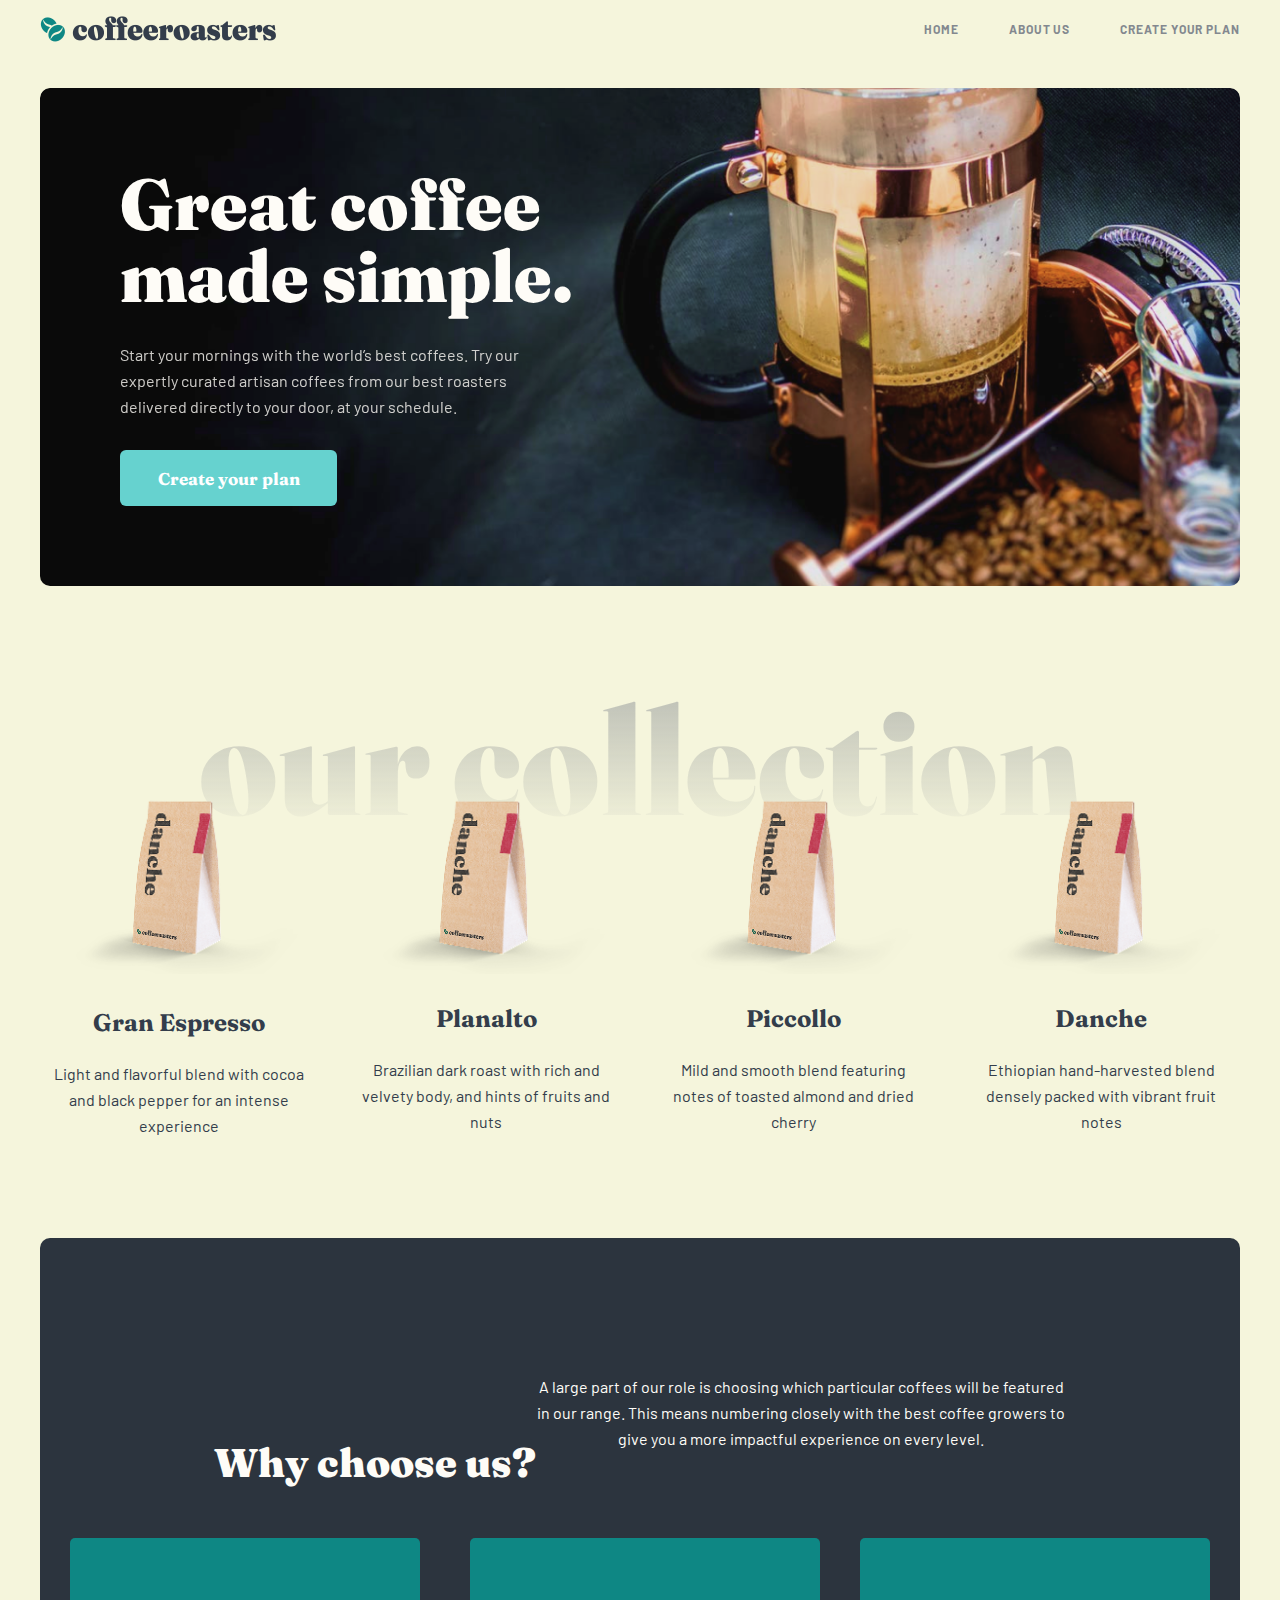
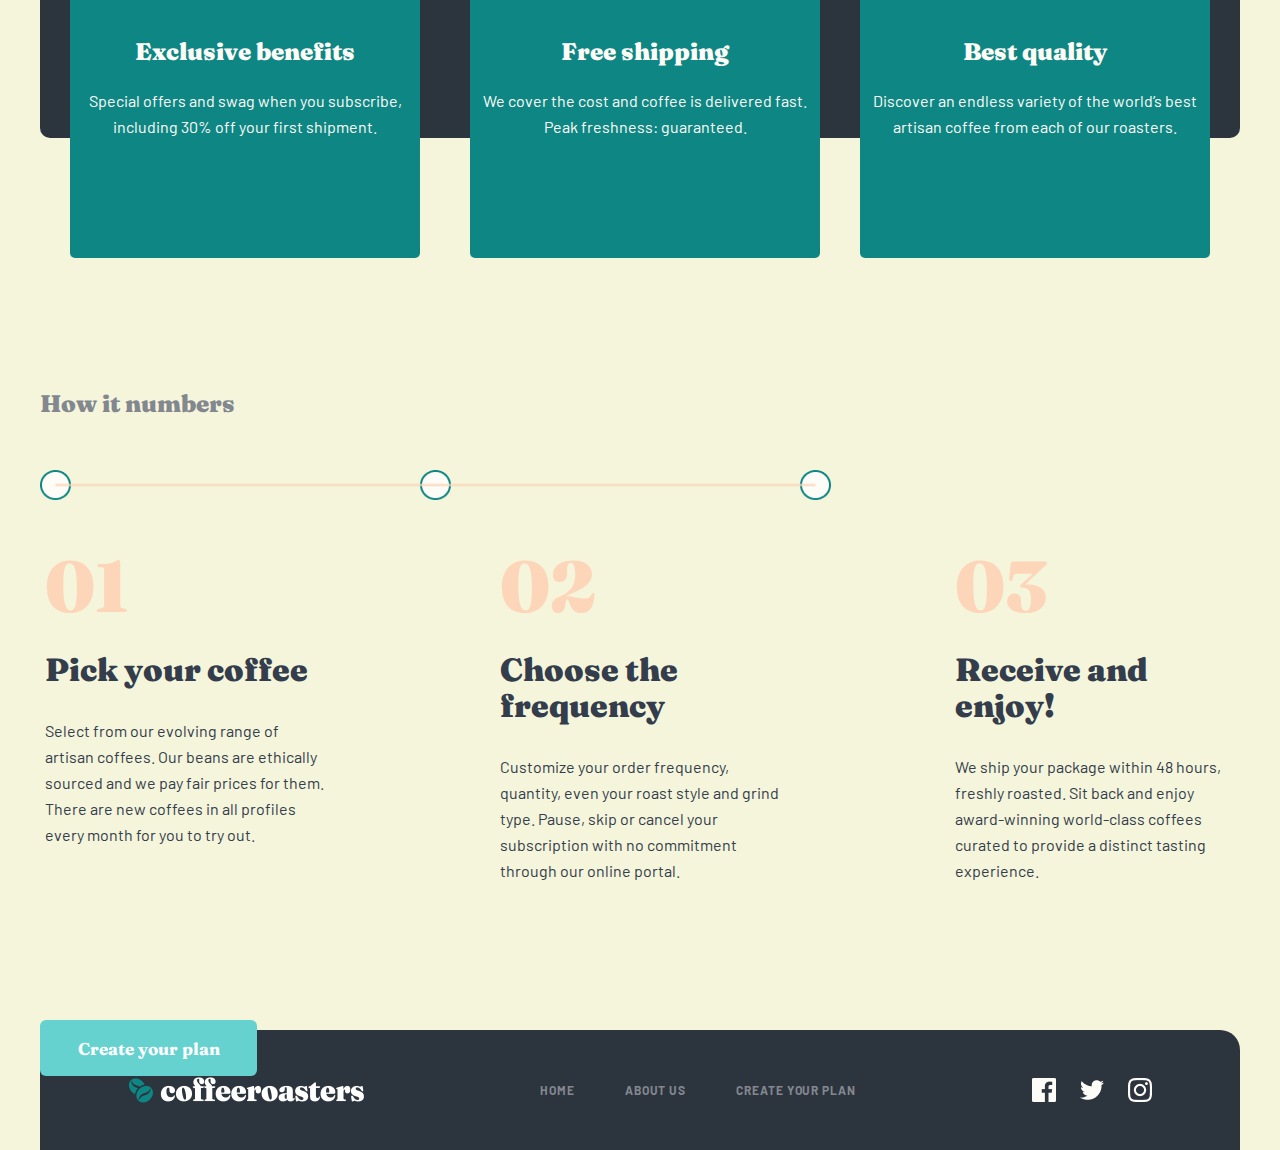
<file: index.html>
<!doctype html>
<html lang="en">
  <head>
    <meta charset="UTF-8" />
    <meta name="viewport" content="width=device-width, initial-scale=1.0" />
    <link rel="preconnect" href="https://fonts.googleapis.com" />
    <link rel="preconnect" href="https://fonts.gstatic.com" crossorigin />
    <link
      href="https://fonts.googleapis.com/css2?family=Fraunces:ital,opsz,wght@0,9..144,100..900;1,9..144,100..900&family=Roboto:ital,wght@0,100..900;1,100..900&family=Rubik:ital,wght@0,300..900;1,300..900&display=swap"
      rel="stylesheet"
    />
    <link rel="preconnect" href="https://fonts.googleapis.com" />
    <link rel="preconnect" href="https://fonts.gstatic.com" crossorigin />
    <link
      href="https://fonts.googleapis.com/css2?family=Barlow:ital,wght@0,100;0,200;0,300;0,400;0,500;0,600;0,700;0,800;0,900;1,100;1,200;1,300;1,400;1,500;1,600;1,700;1,800;1,900&family=Fraunces:ital,opsz,wght@0,9..144,100..900;1,9..144,100..900&family=Roboto:ital,wght@0,100..900;1,100..900&family=Rubik:ital,wght@0,300..900;1,300..900&display=swap"
      rel="stylesheet"
    />
    <title>Coffee</title>
    <link rel="stylesheet" href="./css/style.css" />
  </head>
  <body>
    <header class="header">
      <nav class="navbar__container container">
        <img
          src="./images/logo (7).png"
          loading="lazy"
          alt="Logo"
          class="header__logo"
        />

        <ul class="navbar__list">
          <li class="navbar__item">
            <a href="#" class="navbar__link">Home</a>
          </li>
          <li class="navbar__item">
            <a href="./pages/about.html" class="navbar__link">About us</a>
          </li>
          <li class="navbar__item">
            <a href="./pages/contact.html" class="navbar__link"
              >Create your plan</a
            >
          </li>
        </ul>
        <div class="navbar__burger">
          <div></div>
          <div></div>
          <div></div>
        </div>
      </nav>
    </header>

    <section class="intro">
      <div class="intro__container container">
        <div class="intro__left">
          <h2 class="intro__title">Great coffee made simple.</h2>
          <p class="intro__text">
            Start your mornings with the world’s best coffees. Try our expertly
            curated artisan coffees from our best roasters delivered directly to
            your door, at your schedule.
          </p>
          <button class="intro__btn">Create your plan</button>
        </div>
      </div>
    </section>

    <section class="collection">
      <div class="collection__container container">
        <h2 class="collection__title-bg">our collection</h2>

        <div class="collection__list">
          <div class="collection__item">
            <div class="collection__left">
              <img
                src="./images/kopi4.png"
                alt="Gran Espresso"
                class="collection__img"
              />
            </div>
            <div class="collection__content">
              <h3 class="collection__name">Gran Espresso</h3>
              <p class="collection__text">
                Light and flavorful blend with cocoa and black pepper for an
                intense experience
              </p>
            </div>
          </div>

          <div class="collection__item">
            <img
              src="././images/kopi4.png"
              alt="Planalto"
              class="collection__img"
            />
            <div class="collection__content">
              <h3 class="collection__name">Planalto</h3>
              <p class="collection__text">
                Brazilian dark roast with rich and velvety body, and hints of
                fruits and nuts
              </p>
            </div>
          </div>

          <div class="collection__item">
            <img
              src="././images/kopi4.png"
              alt="Piccollo"
              class="collection__img"
            />
            <div class="collection__content">
              <h3 class="collection__name">Piccollo</h3>
              <p class="collection__text">
                Mild and smooth blend featuring notes of toasted almond and
                dried cherry
              </p>
            </div>
          </div>

          <div class="collection__item">
            <img
              src="./images/kopi4.png"
              alt="Danche"
              class="collection__img"
            />
            <div class="collection__content">
              <h3 class="collection__name">Danche</h3>
              <p class="collection__text">
                Ethiopian hand-harvested blend densely packed with vibrant fruit
                notes
              </p>
            </div>
          </div>
        </div>
      </div>
    </section>

    <section class="promo">
      <div class="promo__container container">
        <div class="promo__box">
          <h2 class="promo__title">Why choose us?</h2>
          <p class="promo__text">
            A large part of our role is choosing which particular coffees will
            be featured in our range. This means numbering closely with the best
            coffee growers to give you a more impactful experience on every
            level.
          </p>
        </div>

        <div class="promo__cards">
          <div class="promo__card">
            <h4 class="promo__title-card">Exclusive benefits</h4>
            <p class="promo__text-card">
              Special offers and swag when you subscribe, including 30% off your
              first shipment.
            </p>
          </div>
          <div class="promo__card">
            <h4 class="promo__title-card">Free shipping</h4>
            <p class="promo__text-card">
              We cover the cost and coffee is delivered fast. Peak freshness:
              guaranteed.
            </p>
          </div>
          <div class="promo__card">
            <h4 class="promo__title-card">Best quality</h4>
            <p class="promo__text-card">
              Discover an endless variety of the world’s best artisan coffee
              from each of our roasters.
            </p>
          </div>
        </div>
      </div>
    </section>

    <section class="number">
      <div class="number__container container">
        <h4 class="number__title">How it numbers</h4>
        <img src="./images/Group 30 (1).png" alt="Group" class="number__img" />
        <div class="number__items">
          <div class="number__item">
            <h1 class="number__num">01</h1>
            <h3 class="number__title-item">Pick your coffee</h3>
            <p class="number__text-item">
              Select from our evolving range of artisan coffees. Our beans are
              ethically sourced and we pay fair prices for them. There are new
              coffees in all profiles every month for you to try out.
            </p>
          </div>
          <div class="number__item">
            <h1 class="number__num">02</h1>
            <h3 class="number__title-item">Choose the frequency</h3>
            <p class="number__text-item">
              Customize your order frequency, quantity, even your roast style
              and grind type. Pause, skip or cancel your subscription with no
              commitment through our online portal.
            </p>
          </div>
          <div class="number__item">
            <h1 class="number__num">03</h1>
            <h3 class="number__title-item">Receive and enjoy!</h3>
            <p class="number__text-item">
              We ship your package within 48 hours, freshly roasted. Sit back
              and enjoy award-winning world-class coffees curated to provide a
              distinct tasting experience.
            </p>
          </div>
        </div>
        <button class="number__btn">Create your plan</button>
      </div>
    </section>

    <footer class="footer">
      <div class="footer__container container">
        <img
          src="./images/Group 5 (2).png"
          alt="Footer logo"
          class="footer__logo"
        />
        <ul class="footer__list">
          <li class="footer__item">
            <a href="#" class="footer__link">Home</a>
          </li>
          <li class="footer__item">
            <a href="./pages/about.html" class="footer__link">About us</a>
          </li>
          <li class="footer__item">
            <a href="./pages/contact.html" class="footer__link"
              >Create your plan</a
            >
          </li>
        </ul>

        <img
          src="./images/Group 20 (1).png"
          alt="Apps icons"
          class="footer__apps"
        />
      </div>
    </footer>
  </body>
</html>
</file>
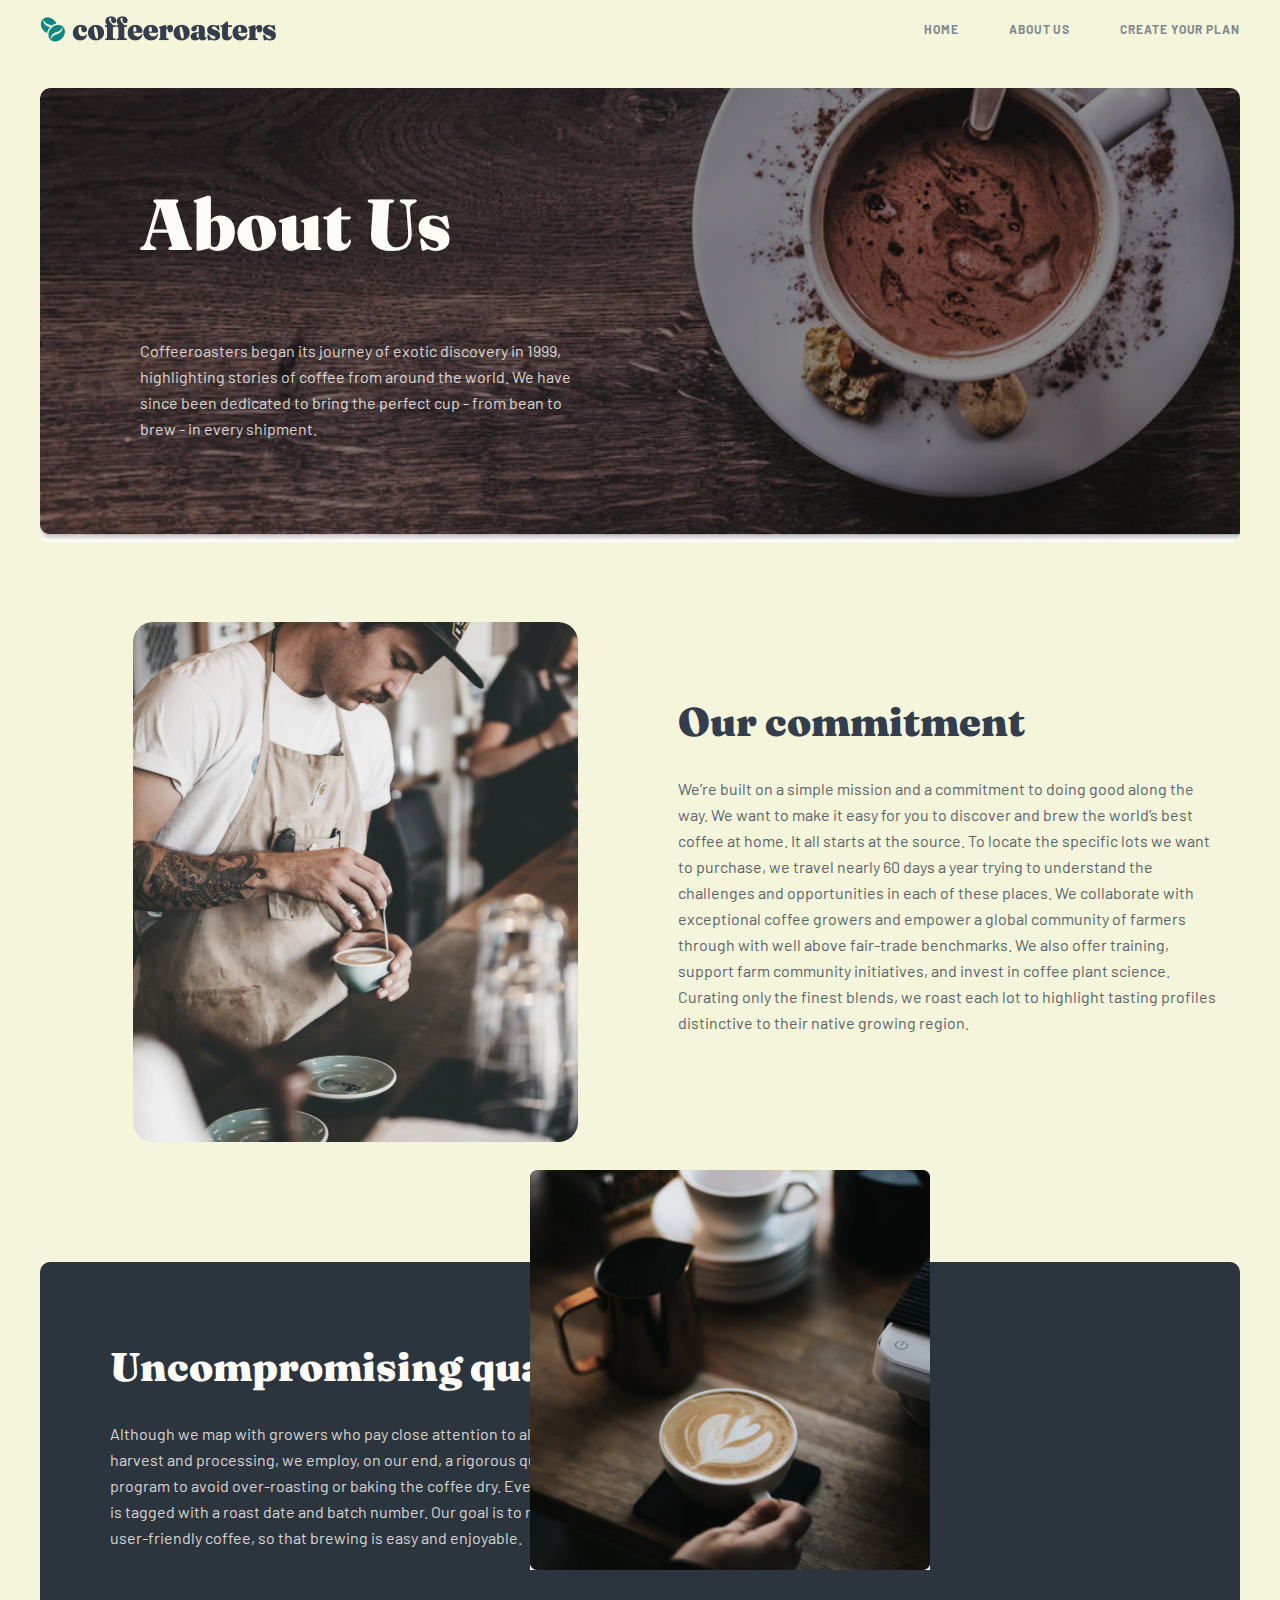
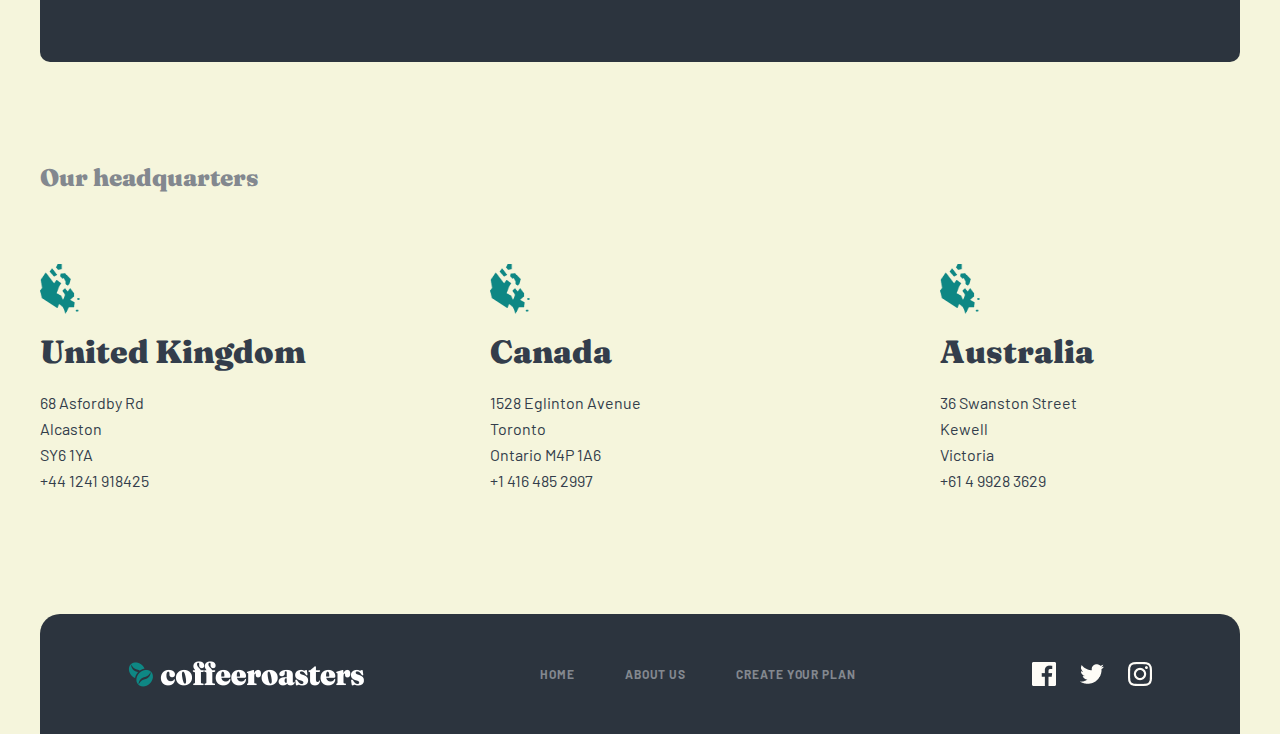
<file: pages/about.html>
<!doctype html>
<html lang="en">
  <head>
    <meta charset="UTF-8" />
    <meta name="viewport" content="width=device-width, initial-scale=1.0" />
    <link rel="preconnect" href="https://fonts.googleapis.com" />
    <link rel="preconnect" href="https://fonts.gstatic.com" crossorigin />
    <link
      href="https://fonts.googleapis.com/css2?family=Fraunces:ital,opsz,wght@0,9..144,100..900;1,9..144,100..900&family=Roboto:ital,wght@0,100..900;1,100..900&family=Rubik:ital,wght@0,300..900;1,300..900&display=swap"
      rel="stylesheet"
    />
    <link rel="preconnect" href="https://fonts.googleapis.com" />
    <link rel="preconnect" href="https://fonts.gstatic.com" crossorigin />
    <link
      href="https://fonts.googleapis.com/css2?family=Barlow:ital,wght@0,100;0,200;0,300;0,400;0,500;0,600;0,700;0,800;0,900;1,100;1,200;1,300;1,400;1,500;1,600;1,700;1,800;1,900&family=Fraunces:ital,opsz,wght@0,9..144,100..900;1,9..144,100..900&family=Roboto:ital,wght@0,100..900;1,100..900&family=Rubik:ital,wght@0,300..900;1,300..900&display=swap"
      rel="stylesheet"
    />
    <title>Coffee About</title>
    <link rel="stylesheet" href="../css/style.css" />
  </head>
  <body>
    <header class="header">
      <nav class="nav__container container">
        <img
          src="../images/logo (7).png"
          loading="lazy"
          alt="Logo"
          class="header__logo"
        />

        <ul class="navbar__list">
          <li class="navbar__item">
            <a href="../index.html" class="navbar__link">Home</a>
          </li>
          <li class="navbar__item">
            <a href="../pages/about.html" class="navbar__link">About us</a>
          </li>
          <li class="navbar__item">
            <a href="../pages/contact.html" class="navbar__link"
              >Create your plan</a
            >
          </li>
        </ul>

        <div class="navbar__burger">
          <div></div>
          <div></div>
          <div></div>
        </div>
      </nav>
    </header>

    <section class="intro3 container">
      <div class="intro3__container container">
        <div class="intro3__left">
          <h2 class="intro3__title">About Us</h2>
          <p class="intro3__text">
            Coffeeroasters began its journey of exotic discovery in 1999,
            highlighting stories of coffee from around the world. We have since
            been dedicated to bring the perfect cup - from bean to brew - in
            every shipment.
          </p>
        </div>
      </div>
    </section>

    <section class="our">
      <div class="our__container container">
        <img
          src="../images/Bitmap.svg"
          loading="lazy"
          alt=""
          class="our__img"
        />

        <div class="our__left">
          <h2 class="our__title">Our commitment</h2>
          <p class="our__text">
            We’re built on a simple mission and a commitment to doing good along
            the way. We want to make it easy for you to discover and brew the
            world’s best coffee at home. It all starts at the source. To locate
            the specific lots we want to purchase, we travel nearly 60 days a
            year trying to understand the challenges and opportunities in each
            of these places. We collaborate with exceptional coffee growers and
            empower a global community of farmers through with well above
            fair-trade benchmarks. We also offer training, support farm
            community initiatives, and invest in coffee plant science. Curating
            only the finest blends, we roast each lot to highlight tasting
            profiles distinctive to their native growing region.
          </p>
        </div>
      </div>
    </section>

    <section class="quality">
      <div class="quality__container container">
        <div class="quality__box">
          <h2 class="quality__title">Uncompromising quality</h2>
          <p class="quality__text">
            Although we map with growers who pay close attention to all stages
            of harvest and processing, we employ, on our end, a rigorous quality
            control program to avoid over-roasting or baking the coffee dry.
            Every bag of coffee is tagged with a roast date and batch number.
            Our goal is to roast consistent, user-friendly coffee, so that
            brewing is easy and enjoyable.
          </p>
        </div>

        <div class="quality__left">
          <div class="quality__card">
            <img
              src="../images/Bitmap@2x (1).jpg"
              loading="lazy"
              alt="Coffee Logo"
              class="quality__logo"
            />
          </div>
        </div>
      </div>
    </section>

    <section class="map">
      <div class="map__container container">
        <h4 class="map__title">Our headquarters</h4>
        <div class="map__items">
          <div class="map__item">
            <img
              src="../images/place.png"
              loading="lazy"
              width="40"
              height="50"
              alt=""
              class="map__img"
            />
            <h3 class="map__title-item">United Kingdom</h3>
            <p class="map__text-item">
              68 Asfordby Rd <br />
              Alcaston <br />
              SY6 1YA <br />
              +44 1241 918425
            </p>
          </div>
          <div class="map__item">
            <img
              src="../images/place.png"
              loading="lazy"
              width="40"
              height="50"
              alt=""
              class="map__img"
            />
            <h3 class="map__title-item">Canada</h3>
            <p class="map__text-item">
              1528 Eglinton Avenue <br />
              Toronto <br />
              Ontario M4P 1A6 <br />
              +1 416 485 2997
            </p>
          </div>
          <div class="map__item">
            <img
              src="../images/place.png"
              loading="lazy"
              width="40"
              height="50"
              alt=""
              class="map__img"
            />
            <h3 class="map__title-item">Australia</h3>
            <p class="map__text-item">
              36 Swanston Street <br />
              Kewell <br />
              Victoria <br />
              +61 4 9928 3629
            </p>
          </div>
        </div>
      </div>
    </section>

    <footer class="footer">
      <div class="footer__container container">
        <img
          src="../images/Group 5 (2).png"
          alt="Footer logo"
          class="footer__logo"
        />
        <ul class="footer__list">
          <li class="footer__item">
            <a href="#" class="footer__link">Home</a>
          </li>
          <li class="footer__item">
            <a href="./pages/about.html" class="footer__link">About us</a>
          </li>
          <li class="footer__item">
            <a href="./pages/contact.html" class="footer__link"
              >Create your plan</a
            >
          </li>
        </ul>

        <img
          src="../images/Group 20 (1).png"
          alt="Apps icons"
          class="footer__apps"
        />
      </div>
    </footer>
  </body>
</html>
</file>
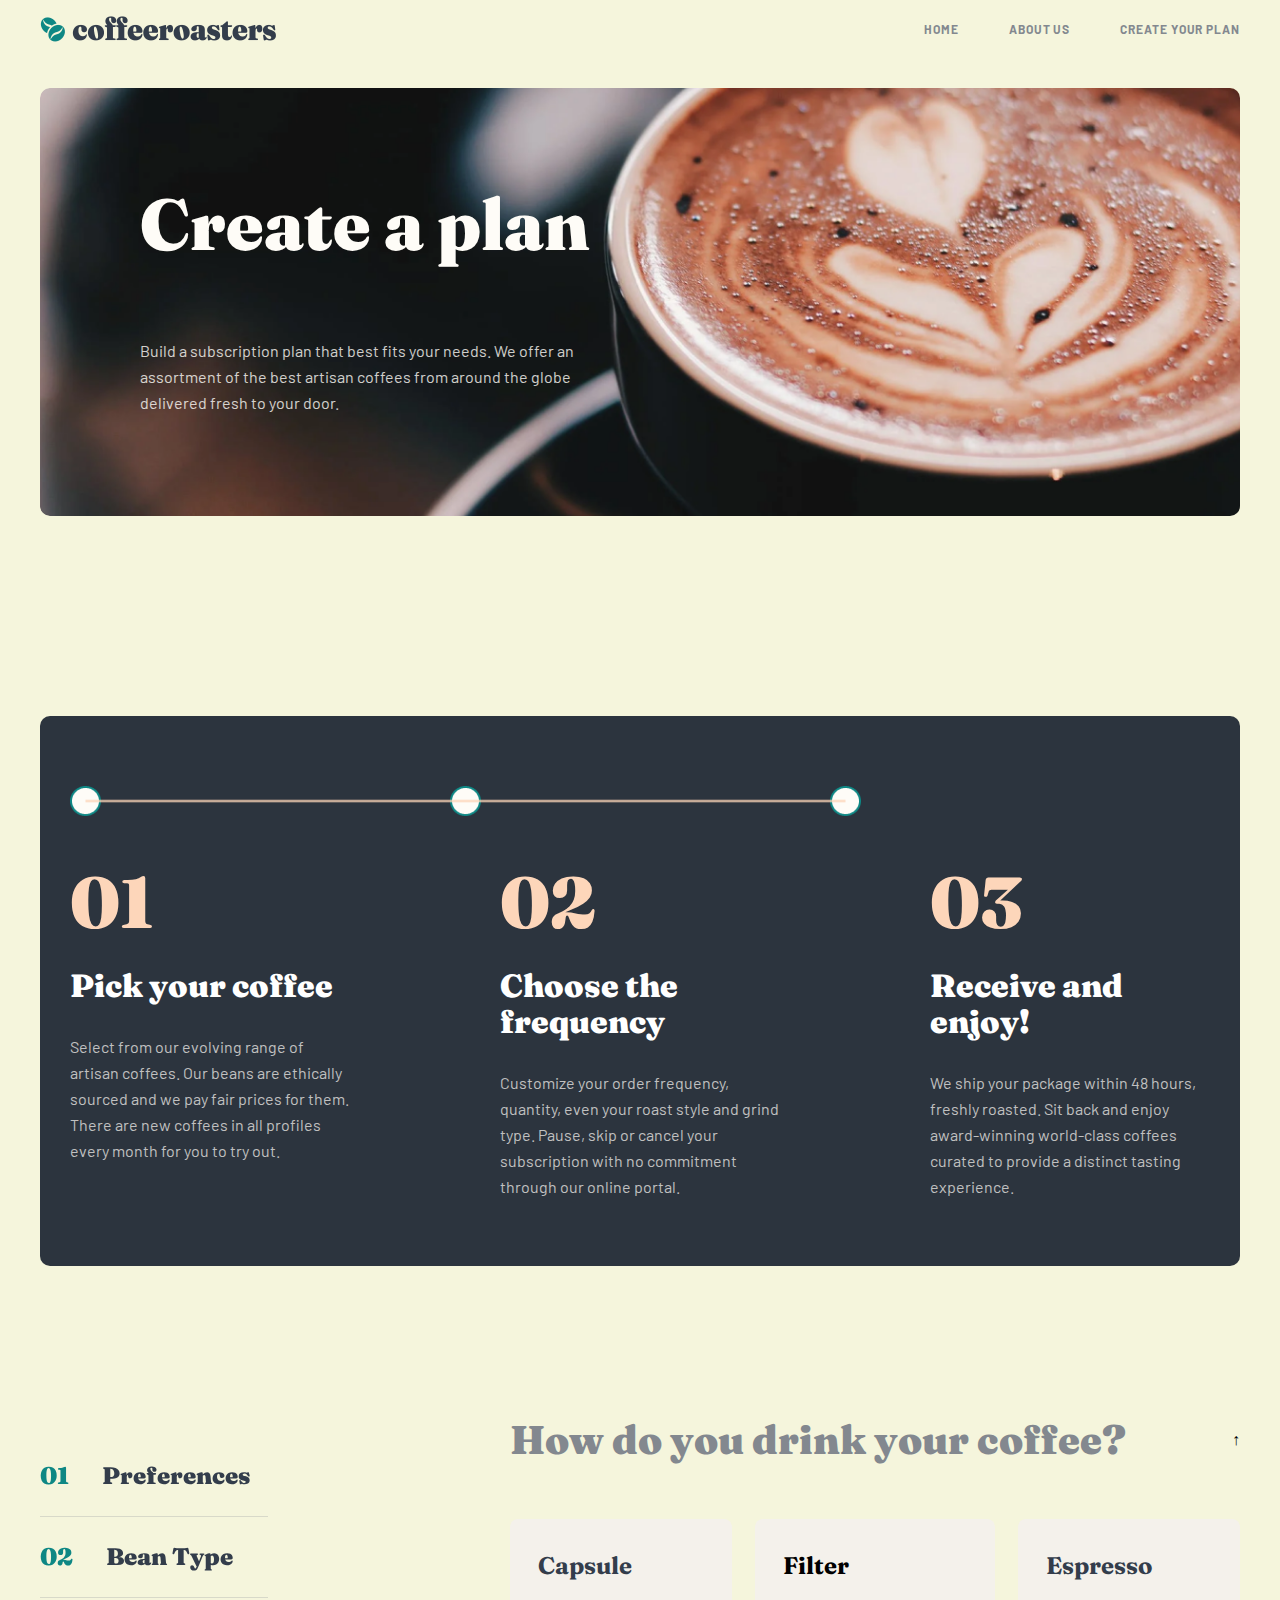
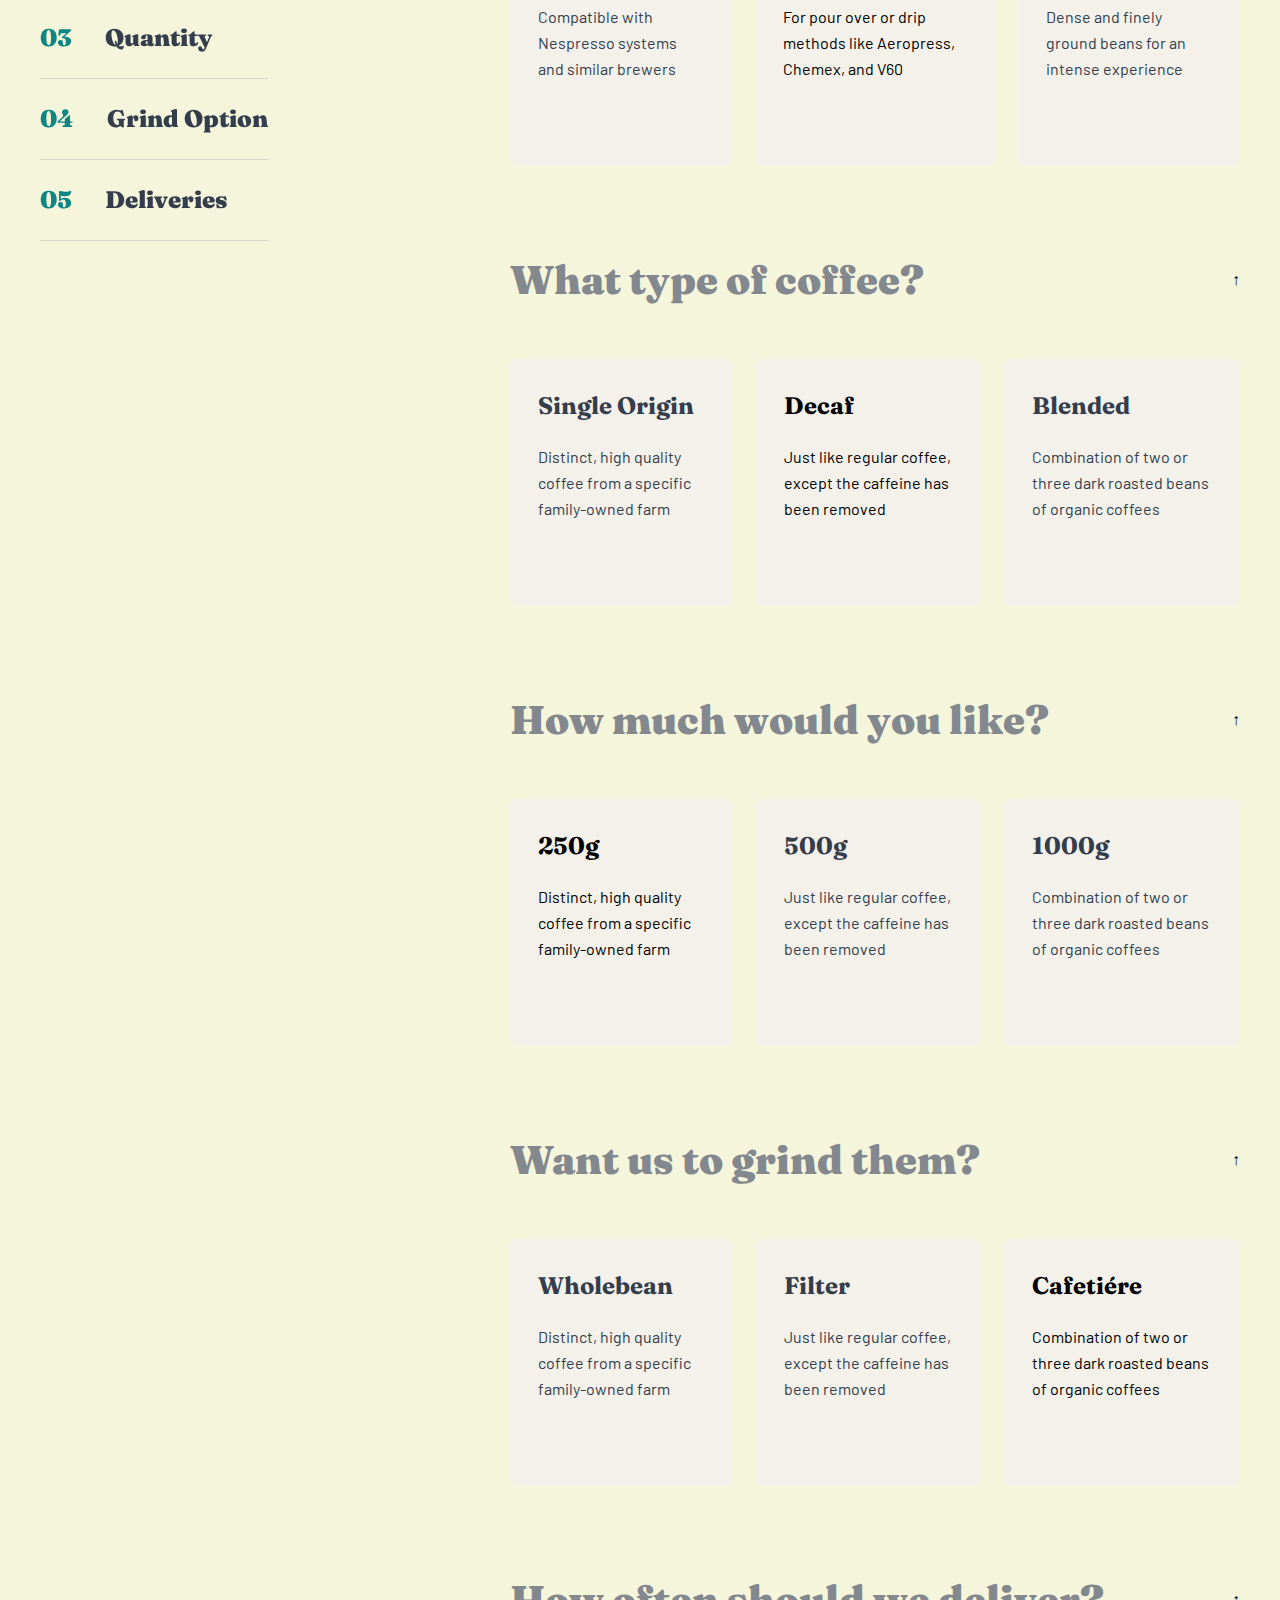
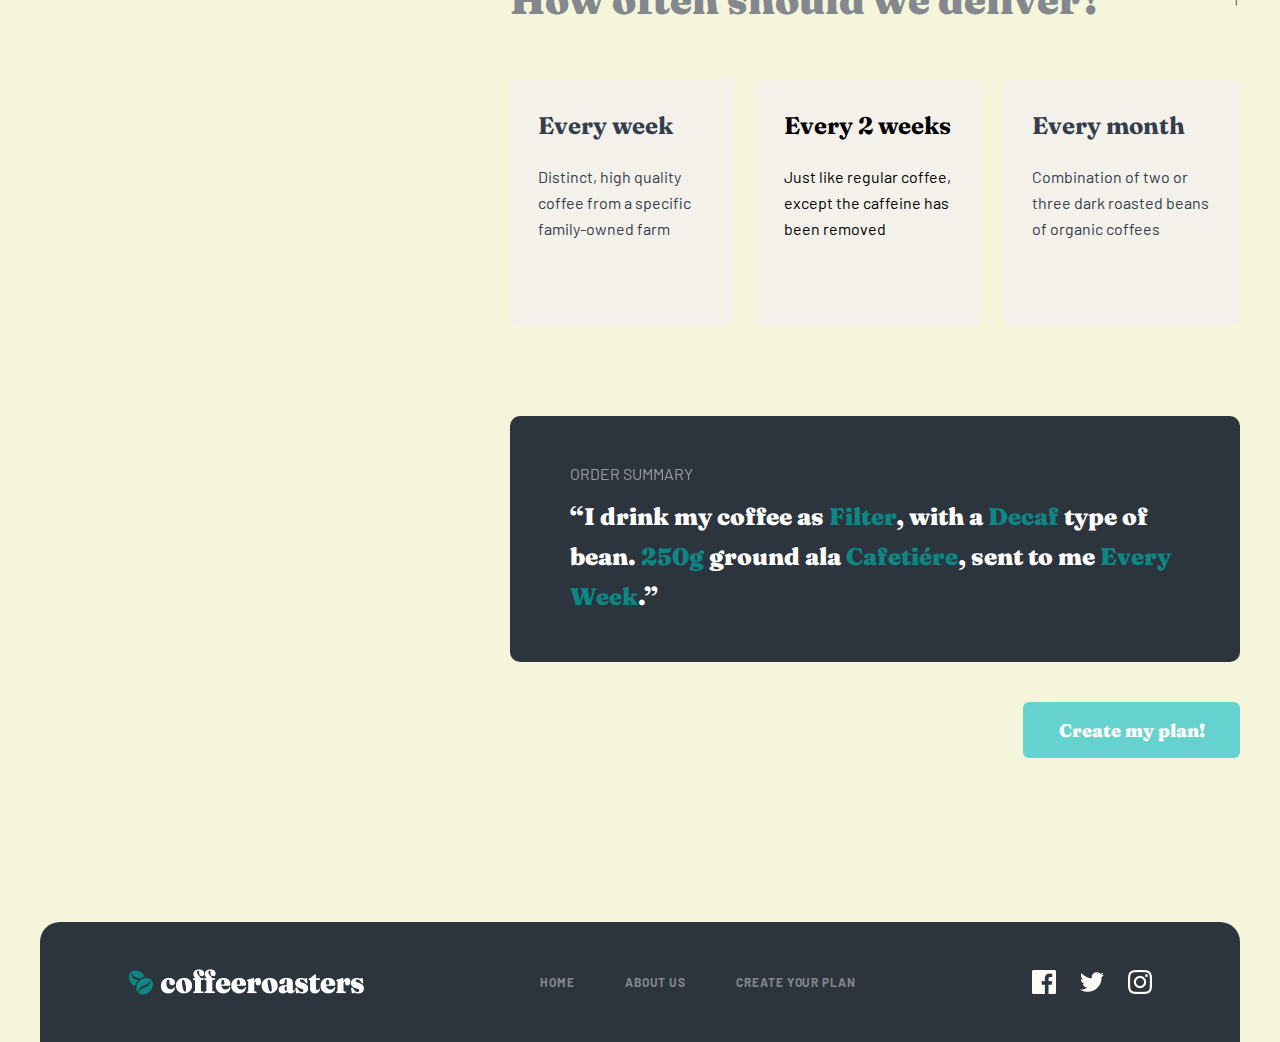
<file: pages/contact.html>
<!doctype html>
<html lang="en">
  <head>
    <meta charset="UTF-8" />
    <meta name="viewport" content="width=device-width, initial-scale=1.0" />
    <link rel="preconnect" href="https://fonts.googleapis.com" />
    <link rel="preconnect" href="https://fonts.gstatic.com" crossorigin />
    <link
      href="https://fonts.googleapis.com/css2?family=Fraunces:ital,opsz,wght@0,9..144,100..900;1,9..144,100..900&family=Roboto:ital,wght@0,100..900;1,100..900&family=Rubik:ital,wght@0,300..900;1,300..900&display=swap"
      rel="stylesheet"
    />
    <link rel="preconnect" href="https://fonts.googleapis.com" />
    <link rel="preconnect" href="https://fonts.gstatic.com" crossorigin />
    <link
      href="https://fonts.googleapis.com/css2?family=Barlow:ital,wght@0,100;0,200;0,300;0,400;0,500;0,600;0,700;0,800;0,900;1,100;1,200;1,300;1,400;1,500;1,600;1,700;1,800;1,900&family=Fraunces:ital,opsz,wght@0,9..144,100..900;1,9..144,100..900&family=Roboto:ital,wght@0,100..900;1,100..900&family=Rubik:ital,wght@0,300..900;1,300..900&display=swap"
      rel="stylesheet"
    />
    <title>Coffee "Create your plan"</title>
    <link rel="stylesheet" href="../css/style.css" />
  </head>
  <body>
    <header class="header">
      <nav class="nav__container container">
        <img
          src="../images/logo (7).png"
          loading="lazy"
          alt="Logo"
          class="header__logo"
        />

        <ul class="navbar__list">
          <li class="navbar__item">
            <a href="/index.html" class="navbar__link">Home</a>
          </li>
          <li class="navbar__item">
            <a href="./about.html" class="navbar__link">About us</a>
          </li>
          <li class="navbar__item">
            <a href="./contact.html" class="navbar__link">Create your plan</a>
          </li>
        </ul>

        <div class="navbar__burger">
          <div></div>
          <div></div>
          <div></div>
        </div>
      </nav>
    </header>

    <section class="intro2 container">
      <div class="intro2__container container">
        <div class="intro2__left">
          <h2 class="intro2__title">Create a plan</h2>
          <p class="intro2__text">
            Build a subscription plan that best fits your needs. We offer an
            assortment of the best artisan coffees from around the globe
            delivered fresh to your door.
          </p>
        </div>
      </div>
    </section>

    <section class="work">
      <div class="work__container container">
        <img src="../images/Group 30 (1).png" alt="Group" class="work__img" />
        <div class="work__items">
          <div class="work__item">
            <h1 class="work__num">01</h1>
            <h3 class="work__title-item">Pick your coffee</h3>
            <p class="work__text-item">
              Select from our evolving range of artisan coffees. Our beans are
              ethically sourced and we pay fair prices for them. There are new
              coffees in all profiles every month for you to try out.
            </p>
          </div>
          <div class="work__item">
            <h1 class="work__num">02</h1>
            <h3 class="work__title-item">Choose the frequency</h3>
            <p class="work__text-item">
              Customize your order frequency, quantity, even your roast style
              and grind type. Pause, skip or cancel your subscription with no
              commitment through our online portal.
            </p>
          </div>
          <div class="work__item">
            <h1 class="work__num">03</h1>
            <h3 class="work__title-item">Receive and enjoy!</h3>
            <p class="work__text-item">
              We ship your package within 48 hours, freshly roasted. Sit back
              and enjoy award-winning world-class coffees curated to provide a
              distinct tasting experience.
            </p>
          </div>
        </div>
      </div>
    </section>

    <section class="plan">
      <div class="plan__container container">
        <nav class="plan__navbar">
          <ul class="plan__list">
            <li class="plan__item">
              <span class="plan__num">01</span> Preferences
            </li>
            <li class="plan__item">
              <span class="plan__num">02</span> Bean Type
            </li>
            <li class="plan__item">
              <span class="plan__num">03</span> Quantity
            </li>
            <li class="plan__item">
              <span class="plan__num">04</span> Grind Option
            </li>
            <li class="plan__item">
              <span class="plan__num">05</span> Deliveries
            </li>
          </ul>
        </nav>

        <div class="plan__right">
          <div class="plan__content">
            <div class="questions__group">
              <div class="questions__header">
                <h2 class="questions__subtitle">
                  How do you drink your coffee?
                </h2>
                <span class="questions__arrow">↑</span>
              </div>
              <div class="questions__cards-row">
                <div class="questions__card">
                  <h4 class="questions__card-title">Capsule</h4>
                  <p class="questions__card-text">
                    Compatible with Nespresso systems and similar brewers
                  </p>
                </div>
                <div class="questions__card questions__card-active">
                  <h4 class="questions__card-title">Filter</h4>
                  <p class="questions__card-text">
                    For pour over or drip methods like Aeropress, Chemex, and
                    V60
                  </p>
                </div>
                <div class="questions__card">
                  <h4 class="questions__card-title">Espresso</h4>
                  <p class="questions__card-text">
                    Dense and finely ground beans for an intense experience
                  </p>
                </div>
              </div>
            </div>

            <div class="questions__group">
              <div class="questions__header">
                <h2 class="questions__subtitle">What type of coffee?</h2>
                <span class="questions__arrow">↑</span>
              </div>
              <div class="questions__cards-row">
                <div class="questions__card">
                  <h4 class="questions__card-title">Single Origin</h4>
                  <p class="questions__card-text">
                    Distinct, high quality coffee from a specific family-owned
                    farm
                  </p>
                </div>
                <div class="questions__card questions__card-active">
                  <h4 class="questions__card-title">Decaf</h4>
                  <p class="questions__card-text">
                    Just like regular coffee, except the caffeine has been
                    removed
                  </p>
                </div>
                <div class="questions__card">
                  <h4 class="questions__card-title">Blended</h4>
                  <p class="questions__card-text">
                    Combination of two or three dark roasted beans of organic
                    coffees
                  </p>
                </div>
              </div>
            </div>
            <div class="questions__group">
              <div class="questions__header">
                <h2 class="questions__subtitle">How much would you like?</h2>
                <span class="questions__arrow">↑</span>
              </div>
              <div class="questions__cards-row">
                <div class="questions__card questions__card-active">
                  <h4 class="questions__card-title">250g</h4>
                  <p class="questions__card-text">
                    Distinct, high quality coffee from a specific family-owned
                    farm
                  </p>
                </div>
                <div class="questions__card questions__card--active">
                  <h4 class="questions__card-title">500g</h4>
                  <p class="questions__card-text">
                    Just like regular coffee, except the caffeine has been
                    removed
                  </p>
                </div>
                <div class="questions__card">
                  <h4 class="questions__card-title">1000g</h4>
                  <p class="questions__card-text">
                    Combination of two or three dark roasted beans of organic
                    coffees
                  </p>
                </div>
              </div>
            </div>
            <div class="questions__group">
              <div class="questions__header">
                <h2 class="questions__subtitle">Want us to grind them?</h2>
                <span class="questions__arrow">↑</span>
              </div>
              <div class="questions__cards-row">
                <div class="questions__card">
                  <h4 class="questions__card-title">Wholebean</h4>
                  <p class="questions__card-text">
                    Distinct, high quality coffee from a specific family-owned
                    farm
                  </p>
                </div>
                <div class="questions__card questions__card--active">
                  <h4 class="questions__card-title">Filter</h4>
                  <p class="questions__card-text">
                    Just like regular coffee, except the caffeine has been
                    removed
                  </p>
                </div>
                <div class="questions__card questions__card-active">
                  <h4 class="questions__card-title">Cafetiére</h4>
                  <p class="questions__card-text">
                    Combination of two or three dark roasted beans of organic
                    coffees
                  </p>
                </div>
              </div>
            </div>
            <div class="questions__group">
              <div class="questions__header">
                <h2 class="questions__subtitle">
                  How often should we deliver?
                </h2>
                <span class="questions__arrow">↑</span>
              </div>
              <div class="questions__cards-row">
                <div class="questions__card">
                  <h4 class="questions__card-title">Every week</h4>
                  <p class="questions__card-text">
                    Distinct, high quality coffee from a specific family-owned
                    farm
                  </p>
                </div>
                <div class="questions__card questions__card-active">
                  <h4 class="questions__card-title">Every 2 weeks</h4>
                  <p class="questions__card-text">
                    Just like regular coffee, except the caffeine has been
                    removed
                  </p>
                </div>
                <div class="questions__card">
                  <h4 class="questions__card-title">Every month</h4>
                  <p class="questions__card-text">
                    Combination of two or three dark roasted beans of organic
                    coffees
                  </p>
                </div>
              </div>
            </div>

            <div class="summary">
              <p class="summary__label">Order Summary</p>
              <p class="summary__text">
                “I drink my coffee as
                <span class="summary__span">Filter</span>, with a
                <span class="summary__span">Decaf</span> type of bean.
                <span class="summary__span">250g</span> ground ala
                <span class="summary__span">Cafetiére</span>, sent to me
                <span class="summary__span">Every Week</span>.”
              </p>
            </div>

            <div class="plan__actions">
              <button class="questions__btn">Create my plan!</button>
            </div>
          </div>
        </div>
      </div>
    </section>

    <footer class="footer">
      <div class="footer__container container">
        <img
          src="../images/Group 5 (2).png"
          alt="Footer logo"
          class="footer__logo"
        />
        <ul class="footer__list">
          <li class="footer__item">
            <a href="#" class="footer__link">Home</a>
          </li>
          <li class="footer__item">
            <a href="./pages/about.html" class="footer__link">About us</a>
          </li>
          <li class="footer__item">
            <a href="./pages/contact.html" class="footer__link"
              >Create your plan</a
            >
          </li>
        </ul>

        <img
          src="../images/Group 20 (1).png"
          alt="Apps icons"
          class="footer__apps"
        />
      </div>
    </footer>
  </body>
</html>
</file>
<file: css/style.css>
.collection {
  padding: 100px 0;
  width: 100%;
}

.collection .collection__container {
  position: relative;
  text-align: center;
}

.collection .collection__title-bg {
  font-family: "Fraunces";
  font-size: 150px;
  font-weight: 900;
  margin: 0;
  line-height: 1;
  background: -webkit-gradient(linear, left top, left bottom, from(rgba(131, 136, 143, 0.5)), to(rgba(254, 252, 247, 0)));
  background: linear-gradient(180deg, rgba(131, 136, 143, 0.5) 0%, rgba(254, 252, 247, 0) 100%);
  -webkit-background-clip: text;
  -webkit-text-fill-color: transparent;
  text-transform: lowercase;
}

.collection .collection__list {
  display: -webkit-box;
  display: -ms-flexbox;
  display: flex;
  -webkit-box-pack: justify;
      -ms-flex-pack: justify;
          justify-content: space-between;
  gap: 30px;
  margin-top: -50px;
}

.collection .collection__item {
  -webkit-box-flex: 1;
      -ms-flex: 1;
          flex: 1;
  display: -webkit-box;
  display: -ms-flexbox;
  display: flex;
  -webkit-box-orient: vertical;
  -webkit-box-direction: normal;
      -ms-flex-direction: column;
          flex-direction: column;
  -webkit-box-align: center;
      -ms-flex-align: center;
          align-items: center;
  -webkit-transition: all 0.7s ease;
  transition: all 0.7s ease;
}

.collection .collection__item:hover {
  background-color: rgba(0, 0, 0, 0.4);
  border-radius: 10px;
  -webkit-transition: all 0.7s ease;
  transition: all 0.7s ease;
}

.collection .collection__item:active {
  border-radius: 10px;
  background-color: #3aa83a;
  -webkit-transition: all 0.3s ease;
  transition: all 0.3s ease;
}

.collection .collection__img {
  width: 100%;
  width: 250px;
  margin-bottom: 30px;
}

.collection .collection__img:active {
  width: 100%;
  width: 250px;
  margin-bottom: 30px;
  -webkit-transition: all 1s ease;
  transition: all 1s ease;
}

.collection .collection__name {
  font-family: "Fraunces";
  font-size: 24px;
  color: #333d4b;
  margin-bottom: 24px;
}

.collection .collection__text {
  font-family: "Barlow";
  font-size: 16px;
  line-height: 1.6;
  color: #333d4b;
  max-width: 255px;
  margin: 0 auto;
}

@media only screen and (max-width: 375px) {
  .collection {
    width: 90%;
    display: -webkit-box;
    display: -ms-flexbox;
    display: flex;
    -webkit-box-align: center;
        -ms-flex-align: center;
            align-items: center;
    -webkit-box-pack: center;
        -ms-flex-pack: center;
            justify-content: center;
    margin: auto;
  }
  .collection .collection__title-bg {
    width: 100%;
    font-family: "Fraunces";
    font-size: 60px;
    font-weight: 900;
    margin: 0;
    line-height: 1;
    background: -webkit-gradient(linear, left top, left bottom, from(rgba(131, 136, 143, 0.5)), to(rgba(254, 252, 247, 0)));
    background: linear-gradient(180deg, rgba(131, 136, 143, 0.5) 0%, rgba(254, 252, 247, 0) 100%);
    -webkit-background-clip: text;
    -webkit-text-fill-color: transparent;
    text-transform: lowercase;
    z-index: -100;
  }
  .collection .collection__list {
    display: -webkit-box;
    display: -ms-flexbox;
    display: flex;
    -webkit-box-pack: center;
        -ms-flex-pack: center;
            justify-content: center;
    -webkit-box-align: center;
        -ms-flex-align: center;
            align-items: center;
    -webkit-box-orient: vertical;
    -webkit-box-direction: normal;
        -ms-flex-direction: column;
            flex-direction: column;
  }
}

@media (max-width: 750px) {
  .collection {
    width: 90%;
    display: -webkit-box;
    display: -ms-flexbox;
    display: flex;
    -webkit-box-align: center;
        -ms-flex-align: center;
            align-items: center;
    -webkit-box-pack: center;
        -ms-flex-pack: center;
            justify-content: center;
    margin: auto;
  }
  .collection .collection__title-bg {
    width: 100%;
    font-family: "Fraunces";
    font-size: 110px;
    font-weight: 900;
    margin: 0;
    line-height: 1;
    background: -webkit-gradient(linear, left top, left bottom, from(rgba(131, 136, 143, 0.5)), to(rgba(254, 252, 247, 0)));
    background: linear-gradient(180deg, rgba(131, 136, 143, 0.5) 0%, rgba(254, 252, 247, 0) 100%);
    -webkit-background-clip: text;
    -webkit-text-fill-color: transparent;
    text-transform: lowercase;
    z-index: -100;
  }
  .collection .collection__list {
    display: -webkit-box;
    display: -ms-flexbox;
    display: flex;
    -webkit-box-pack: center;
        -ms-flex-pack: center;
            justify-content: center;
    -webkit-box-align: center;
        -ms-flex-align: center;
            align-items: center;
    -webkit-box-orient: vertical;
    -webkit-box-direction: normal;
        -ms-flex-direction: column;
            flex-direction: column;
  }
  .collection .collection__item {
    display: -webkit-box;
    display: -ms-flexbox;
    display: flex;
    -webkit-box-orient: vertical;
    -webkit-box-direction: normal;
        -ms-flex-direction: column;
            flex-direction: column;
  }
}

.footer {
  width: 100%;
  margin-top: 100px;
}

.footer .footer__container {
  display: -webkit-box;
  display: -ms-flexbox;
  display: flex;
  -webkit-box-align: center;
      -ms-flex-align: center;
          align-items: center;
  -ms-flex-pack: distribute;
      justify-content: space-around;
  background-color: #2c343e;
  height: 120px;
  border-radius: 20px 20px 0 0;
}

.footer .footer__logo {
  width: 236px;
  height: 26px;
}

.footer .footer__list {
  gap: 50px;
  display: -webkit-box;
  display: -ms-flexbox;
  display: flex;
  -webkit-box-align: center;
      -ms-flex-align: center;
          align-items: center;
  -webkit-box-pack: justify;
      -ms-flex-pack: justify;
          justify-content: space-between;
  margin: 20px 0;
}

.footer .footer__link {
  font-family: "Barlow";
  font-style: normal;
  font-weight: 700;
  font-size: 12px;
  line-height: 15px;
  letter-spacing: 0.923077px;
  text-transform: uppercase;
  color: #83888f;
}

.footer .footer__link:hover {
  color: #ffffff;
  -webkit-transition: all 1s ease;
  transition: all 1s ease;
}

@media (max-width: 375px) {
  .footer {
    margin-top: 60px;
  }
  .footer .footer__container {
    width: 90%;
    -webkit-box-orient: vertical;
    -webkit-box-direction: normal;
        -ms-flex-direction: column;
            flex-direction: column;
    height: auto;
    padding: 54px 0;
    -webkit-box-pack: center;
        -ms-flex-pack: center;
            justify-content: center;
    border-radius: 20px 20px 0 0;
    margin: auto;
  }
  .footer .footer__logo {
    margin-bottom: 48px;
  }
  .footer .footer__list {
    -webkit-box-orient: vertical;
    -webkit-box-direction: normal;
        -ms-flex-direction: column;
            flex-direction: column;
    gap: 24px;
    margin: 0 0 48px 0;
  }
  .footer .footer__link {
    font-size: 12px;
    text-align: center;
  }
  .footer .footer__socials {
    display: -webkit-box;
    display: -ms-flexbox;
    display: flex;
    gap: 24px;
    -webkit-box-align: center;
        -ms-flex-align: center;
            align-items: center;
  }
}

@media (max-width: 750px) {
  .footer {
    margin-top: 60px;
  }
  .footer .footer__container {
    width: 90%;
    -webkit-box-orient: vertical;
    -webkit-box-direction: normal;
        -ms-flex-direction: column;
            flex-direction: column;
    height: auto;
    padding: 54px 0;
    -webkit-box-pack: center;
        -ms-flex-pack: center;
            justify-content: center;
    border-radius: 20px 20px 0 0;
    margin: auto;
    margin-top: 200px;
  }
  .footer .footer__logo {
    margin-bottom: 48px;
  }
  .footer .footer__list {
    gap: 24px;
    margin: 0 0 48px 0;
  }
  .footer .footer__link {
    font-size: 12px;
    text-align: center;
  }
  .footer .footer__socials {
    display: -webkit-box;
    display: -ms-flexbox;
    display: flex;
    gap: 24px;
    -webkit-box-align: center;
        -ms-flex-align: center;
            align-items: center;
  }
}

nav,
.navbar__list {
  display: -webkit-box;
  display: -ms-flexbox;
  display: flex;
  -webkit-box-align: center;
      -ms-flex-align: center;
          align-items: center;
  -webkit-box-pack: justify;
      -ms-flex-pack: justify;
          justify-content: space-between;
  margin: 20px 0;
}

nav .navbar__list,
.navbar__list .navbar__list {
  gap: 50px;
}

nav .navbar__link,
.navbar__list .navbar__link {
  font-family: "Barlow";
  font-style: normal;
  font-weight: 700;
  font-size: 12px;
  line-height: 15px;
  letter-spacing: 0.923077px;
  text-transform: uppercase;
  color: #83888f;
  -webkit-transition: all 0.7s ease;
  transition: all 0.7s ease;
}

nav .navbar__link:hover,
.navbar__list .navbar__link:hover {
  color: #000000;
  -webkit-transition: all 0.7s ease;
  transition: all 0.7s ease;
}

nav .header__logo,
.navbar__list .header__logo {
  width: 236px;
  height: 26px;
}

nav .navbar__burger,
.navbar__list .navbar__burger {
  display: none;
  -webkit-box-align: center;
      -ms-flex-align: center;
          align-items: center;
  -webkit-box-pack: center;
      -ms-flex-pack: center;
          justify-content: center;
  -webkit-box-orient: vertical;
  -webkit-box-direction: normal;
      -ms-flex-direction: column;
          flex-direction: column;
  gap: 4px;
}

nav .navbar__burger div,
.navbar__list .navbar__burger div {
  width: 20px;
  height: 3px;
  border-radius: 10px;
  background-color: black;
}

@media (max-width: 375px) {
  .header {
    width: 90%;
    display: -webkit-box;
    display: -ms-flexbox;
    display: flex;
    -webkit-box-align: center;
        -ms-flex-align: center;
            align-items: center;
    -webkit-box-pack: justify;
        -ms-flex-pack: justify;
            justify-content: space-between;
    margin: 30px auto;
  }
  .header .navbar__list {
    display: none;
  }
  .header .navbar__burger {
    display: -webkit-box;
    display: -ms-flexbox;
    display: flex;
    -webkit-box-align: end;
        -ms-flex-align: end;
            align-items: end;
  }
  .header .navbar__burger {
    width: 100%;
  }
  .header .header__logo {
    width: 180px;
    height: auto;
  }
}

@media (max-width: 750px) {
  .header {
    width: 90%;
    display: -webkit-box;
    display: -ms-flexbox;
    display: flex;
    -webkit-box-align: center;
        -ms-flex-align: center;
            align-items: center;
    -webkit-box-pack: justify;
        -ms-flex-pack: justify;
            justify-content: space-between;
    margin: 30px auto;
  }
  .header .navbar__list {
    display: -webkit-box;
    display: -ms-flexbox;
    display: flex;
  }
  .header .navbar__burger {
    display: none;
  }
  .header .navbar__burger {
    width: 100%;
  }
  .header .header__logo {
    width: 180px;
    height: auto;
  }
}

.number {
  width: 100%;
}

.number .number__container {
  margin-top: 250px;
  display: -webkit-box;
  display: -ms-flexbox;
  display: flex;
  -webkit-box-align: center;
      -ms-flex-align: center;
          align-items: center;
  -webkit-box-pack: center;
      -ms-flex-pack: center;
          justify-content: center;
  -webkit-box-orient: vertical;
  -webkit-box-direction: normal;
      -ms-flex-direction: column;
          flex-direction: column;
}

.number .number__title {
  -ms-flex-item-align: start;
      -ms-grid-row-align: start;
      align-self: start;
  font-family: "Fraunces";
  font-style: normal;
  font-weight: 900;
  font-size: 24px;
  line-height: 32px;
  /* identical to box height, or 133% */
  margin-bottom: 50px;
  color: #83888f;
}

.number .number__img {
  -ms-flex-item-align: start;
      -ms-grid-row-align: start;
      align-self: start;
  width: 791px;
  height: 30px;
}

.number .number__num {
  font-family: "Fraunces";
  font-style: normal;
  font-weight: 900;
  font-size: 72px;
  line-height: 72px;
  /* identical to box height, or 100% */
  color: #fdd6ba;
}

.number .number__items {
  display: -webkit-box;
  display: -ms-flexbox;
  display: flex;
  -webkit-box-align: center;
      -ms-flex-align: center;
          align-items: center;
  -webkit-box-pack: center;
      -ms-flex-pack: center;
          justify-content: center;
  gap: 175px;
  margin: 50px 0;
}

.number .number__item {
  width: 280px;
  height: 330px;
  display: -webkit-box;
  display: -ms-flexbox;
  display: flex;
  -webkit-box-align: start;
      -ms-flex-align: start;
          align-items: start;
  -webkit-box-pack: start;
      -ms-flex-pack: start;
          justify-content: start;
  -webkit-box-orient: vertical;
  -webkit-box-direction: normal;
      -ms-flex-direction: column;
          flex-direction: column;
}

.number .number__title-item {
  font-family: "Fraunces";
  font-style: normal;
  font-weight: 900;
  font-size: 32px;
  line-height: 36px;
  /* or 112% */
  color: #333d4b;
  margin: 30px 0;
}

.number .number__text-item {
  width: 375px;
  height: 130px;
}

.number .number__text-item {
  width: 285px;
  height: 130px;
  font-family: "Barlow";
  font-style: normal;
  font-weight: 400;
  font-size: 16px;
  line-height: 26px;
  /* or 162% */
  color: #333d4b;
}

.number .number__btn {
  position: absolute;
  top: 2600px;
  -ms-flex-item-align: start;
      -ms-grid-row-align: start;
      align-self: start;
  width: 217px;
  height: 56px;
  border: none;
  background: #66d2cf;
  border-radius: 6px;
  font-family: "Fraunces";
  font-weight: 700;
  font-size: 17px;
  color: white;
  margin-top: 20px;
  -webkit-transition: all 1s ease;
  transition: all 1s ease;
}

.number .number__btn:hover {
  -webkit-transition: all 0.8s ease;
  transition: all 0.8s ease;
  -webkit-transform: scale(1.1);
          transform: scale(1.1);
}

.number .number__btn:active {
  -webkit-transition: all 0.3s ease;
  transition: all 0.3s ease;
  background-color: white;
  color: #66d2cf;
}

@media only screen and (max-width: 375px) {
  .number {
    width: 100%;
    overflow: hidden;
  }
  .number .number__container {
    width: 100%;
    max-width: 100%;
    padding: 0 15px;
    margin: 0 auto;
    display: -webkit-box;
    display: -ms-flexbox;
    display: flex;
    -webkit-box-orient: vertical;
    -webkit-box-direction: normal;
        -ms-flex-direction: column;
            flex-direction: column;
    -webkit-box-align: center;
        -ms-flex-align: center;
            align-items: center;
  }
  .number {
    padding-top: 80px;
  }
  .number .number__container {
    margin-top: 0;
  }
  .number .number__img {
    display: none;
  }
  .number .number__items {
    width: 100%;
    -webkit-box-orient: vertical;
    -webkit-box-direction: normal;
        -ms-flex-direction: column;
            flex-direction: column;
    gap: 50px;
    margin: 40px 0;
  }
  .number .number__item {
    width: 100%;
    height: auto;
    -webkit-box-align: center;
        -ms-flex-align: center;
            align-items: center;
    text-align: center;
  }
  .number .number__text-item {
    width: 100%;
    height: auto;
  }
  .number .number__btn {
    position: static;
    width: 100%;
    max-width: 280px;
    margin: 0 auto;
  }
}

@media (max-width: 750px) {
  .number {
    width: 100%;
    overflow: hidden;
  }
  .number .number__container {
    width: 100%;
    padding: 0 15px;
    margin: 0 auto;
    display: -webkit-box;
    display: -ms-flexbox;
    display: flex;
    -webkit-box-align: center;
        -ms-flex-align: center;
            align-items: center;
    -webkit-box-pack: justify;
        -ms-flex-pack: justify;
            justify-content: space-between;
    margin-top: 50px;
  }
  .number {
    padding-top: 80px;
  }
  .number .number__img {
    display: none;
  }
  .number .number__items {
    width: 100%;
    gap: 50px;
    margin: 40px 0;
  }
  .number .number__item {
    width: 100%;
    height: auto;
    -webkit-box-align: center;
        -ms-flex-align: center;
            align-items: center;
  }
  .number .number__btn {
    background-color: #0e8784;
  }
  .number .number__num {
    -ms-flex-item-align: start;
        -ms-grid-row-align: start;
        align-self: start;
  }
  .number .number__text-item {
    width: 100%;
    height: auto;
  }
  .number .number__btn {
    position: static;
    width: 100%;
    max-width: 280px;
    margin: 0 auto;
  }
}

* {
  padding: 0;
  margin: 0;
  -webkit-box-sizing: border-box;
          box-sizing: border-box;
}

body {
  background-color: beige;
}

a {
  text-decoration: none;
}

li {
  list-style: none;
}

.container {
  width: 1200px;
  margin: 0px auto;
}

.intro .intro__container {
  background-image: url("../images/bitmap (5).png");
  background-size: cover;
  background-repeat: no-repeat;
  border-radius: 10px;
  padding: 80px;
  margin-top: 30px;
}

.intro .intro__title {
  width: 500px;
  font-family: "Fraunces";
  font-style: normal;
  font-weight: 900;
  font-size: 72px;
  line-height: 72px;
  color: #fefcf7;
}

.intro .intro__text {
  width: 445px;
  font-family: "Barlow";
  font-style: normal;
  font-weight: 400;
  font-size: 16px;
  line-height: 26px;
  /* or 162% */
  color: #fefcf7;
  mix-blend-mode: normal;
  opacity: 0.8;
  margin: 30px 0;
}

.intro .intro__btn {
  width: 217px;
  height: 56px;
  border: none;
  background: #66d2cf;
  border-radius: 6px;
  font-family: "Fraunces";
  font-weight: 700;
  font-size: 17px;
  color: white;
  -webkit-transition: all 1s ease;
  transition: all 1s ease;
}

.intro .intro__btn:hover {
  -webkit-transition: all 0.8s ease;
  transition: all 0.8s ease;
  -webkit-transform: scale(1.1);
          transform: scale(1.1);
}

.intro .intro__btn:active {
  -webkit-transition: all 0.3s ease;
  transition: all 0.3s ease;
  background-color: white;
  color: #66d2cf;
}

@media (max-width: 375px) {
  .intro__container {
    width: 90%;
    display: -webkit-box;
    display: -ms-flexbox;
    display: flex;
    -webkit-box-align: center;
        -ms-flex-align: center;
            align-items: center;
    -webkit-box-pack: center;
        -ms-flex-pack: center;
            justify-content: center;
  }
  .intro__container .intro__title {
    width: 250px;
    margin: auto;
    font-family: "Fraunces";
    font-style: normal;
    font-weight: 900;
    font-size: 28px;
    line-height: 35px;
    color: #fefcf7;
    text-align: center;
  }
  .intro__container .intro__text {
    width: 100%;
    font-family: "Barlow";
    font-style: normal;
    font-weight: 400;
    font-size: 12px;
    line-height: 20px;
    /* or 162% */
    color: #fefcf7;
    mix-blend-mode: normal;
    opacity: 0.8;
    margin: 30px 0;
    text-align: center;
  }
  .intro__container .intro__btn {
    width: 70%;
    height: 50px;
    border: none;
    background: #0e8784;
    border-radius: 6px;
    font-family: "Fraunces";
    font-weight: 700;
    font-size: 17px;
    color: white;
    -webkit-transition: all 1s ease;
    transition: all 1s ease;
    margin: 0 35px;
  }
}

@media (max-width: 750px) {
  .intro__container {
    width: 90%;
    display: -webkit-box;
    display: -ms-flexbox;
    display: flex;
    -webkit-box-align: center;
        -ms-flex-align: center;
            align-items: center;
    -webkit-box-pack: center;
        -ms-flex-pack: center;
            justify-content: center;
  }
  .intro__container .intro__title {
    width: 320px;
    margin: 0 10px;
    font-family: "Fraunces";
    font-style: normal;
    font-weight: 900;
    font-size: 38px;
    line-height: 35px;
    color: #fefcf7;
  }
  .intro__container .intro__text {
    width: 70%;
    font-family: "Barlow";
    font-style: normal;
    font-weight: 400;
    font-size: 12px;
    line-height: 20px;
    /* or 162% */
    color: #fefcf7;
    mix-blend-mode: normal;
    opacity: 0.8;
    margin: 30px 10px;
  }
  .intro__container .intro__btn {
    width: 217px;
    height: 50px;
    border: none;
    background: #0e8784;
    border-radius: 6px;
    font-family: "Fraunces";
    font-weight: 700;
    font-size: 17px;
    color: white;
    -webkit-transition: all 1s ease;
    transition: all 1s ease;
    margin: 0 10px;
  }
}

.promo {
  width: 100%;
}

.promo .promo__container {
  position: relative;
}

.promo .promo__box {
  display: -webkit-box;
  display: -ms-flexbox;
  display: flex;
  -webkit-box-align: center;
      -ms-flex-align: center;
          align-items: center;
  -webkit-box-pack: center;
      -ms-flex-pack: center;
          justify-content: center;
  width: 1200px;
  background-color: #2c343e;
  height: 500px;
  border-radius: 10px;
  padding-bottom: 50px;
}

.promo .promo__title {
  font-family: "Fraunces";
  font-style: normal;
  font-weight: 900;
  font-size: 40px;
  line-height: 48px;
  /* identical to box height, or 120% */
  text-align: center;
  -ms-flex-item-align: center;
      -ms-grid-row-align: center;
      align-self: center;
  color: #fefcf7;
}

.promo .promo__text {
  width: 530px;
  font-family: "Barlow";
  font-style: normal;
  font-weight: 400;
  font-size: 16px;
  line-height: 26px;
  /* or 162% */
  text-align: center;
  color: #fefcf7;
  mix-blend-mode: normal;
  -ms-flex-item-align: center;
      -ms-grid-row-align: center;
      align-self: center;
  margin-bottom: 100px;
}

.promo .promo__cards {
  display: -webkit-box;
  display: -ms-flexbox;
  display: flex;
  -webkit-box-align: center;
      -ms-flex-align: center;
          align-items: center;
  -webkit-box-pack: center;
      -ms-flex-pack: center;
          justify-content: center;
}

.promo .promo__card {
  display: -webkit-box;
  display: -ms-flexbox;
  display: flex;
  -webkit-box-align: center;
      -ms-flex-align: center;
          align-items: center;
  -webkit-box-pack: center;
      -ms-flex-pack: center;
          justify-content: center;
  -webkit-box-orient: vertical;
  -webkit-box-direction: normal;
      -ms-flex-direction: column;
          flex-direction: column;
  position: absolute;
  right: 100px;
  width: 350px;
  height: 320px;
  background-color: #0e8784;
  border-radius: 5px;
  color: white;
}

.promo .promo__card:nth-child(1) {
  position: absolute;
  right: 820px;
  top: 300px;
  width: 350px;
  height: 320px;
  background-color: #0e8784;
  border-radius: 5px;
  color: white;
  -webkit-transition: all 1s ease;
  transition: all 1s ease;
}

.promo .promo__card:nth-child(1):hover {
  -webkit-transform: scale(1.1);
          transform: scale(1.1);
  -webkit-transition: all 1s ease;
  transition: all 1s ease;
}

.promo .promo__card:nth-child(2) {
  position: absolute;
  right: 420px;
  top: 300px;
  width: 350px;
  height: 320px;
  background-color: #0e8784;
  border-radius: 5px;
  color: white;
  -webkit-transition: all 1s ease;
  transition: all 1s ease;
}

.promo .promo__card:nth-child(2):hover {
  -webkit-transform: scale(1.1);
          transform: scale(1.1);
  -webkit-transition: all 1s ease;
  transition: all 1s ease;
}

.promo .promo__card:nth-child(3) {
  position: absolute;
  right: 30px;
  top: 300px;
  -webkit-transition: all 1s ease;
  transition: all 1s ease;
}

.promo .promo__card:nth-child(3):hover {
  -webkit-transform: scale(1.1);
          transform: scale(1.1);
  -webkit-transition: all 1s ease;
  transition: all 1s ease;
}

.promo .promo__title-card {
  font-family: "Fraunces";
  font-style: normal;
  font-weight: 900;
  font-size: 24px;
  line-height: 32px;
  /* identical to box height, or 133% */
  text-align: center;
  color: #fefcf7;
}

.promo .promo__logo {
  width: 62px;
  height: 62px;
  margin: 25px 0;
}

.promo .promo__text-card {
  font-family: "Barlow";
  font-style: normal;
  font-weight: 400;
  font-size: 16px;
  line-height: 26px;
  /* or 162% */
  text-align: center;
  color: #fefcf7;
  margin: 20px 0;
}

.our {
  width: 100%;
  margin-top: 80px;
}

.our__container {
  display: -webkit-box;
  display: -ms-flexbox;
  display: flex;
  -webkit-box-align: center;
      -ms-flex-align: center;
          align-items: center;
  -webkit-box-pack: center;
      -ms-flex-pack: center;
          justify-content: center;
}

.our__left {
  display: -webkit-box;
  display: -ms-flexbox;
  display: flex;
  -webkit-box-align: start;
      -ms-flex-align: start;
          align-items: start;
  -webkit-box-pack: start;
      -ms-flex-pack: start;
          justify-content: start;
  -webkit-box-orient: vertical;
  -webkit-box-direction: normal;
      -ms-flex-direction: column;
          flex-direction: column;
  margin-left: 100px;
}

.our__img {
  margin-left: 70px;
  border-radius: 20px;
}

.our__title {
  font-family: "Fraunces";
  font-style: normal;
  font-weight: 900;
  font-size: 40px;
  line-height: 48px;
  /* identical to box height, or 120% */
  color: #333d4b;
}

.our__text {
  width: 540px;
  font-family: "Barlow";
  font-style: normal;
  font-weight: 400;
  font-size: 16px;
  line-height: 26px;
  /* or 162% */
  color: #333d4b;
  mix-blend-mode: normal;
  opacity: 0.8;
  margin: 30px 0;
}

@media (max-width: 375px) {
  .our__container {
    width: 90%;
    display: -webkit-box;
    display: -ms-flexbox;
    display: flex;
    -webkit-box-align: center;
        -ms-flex-align: center;
            align-items: center;
    -webkit-box-pack: center;
        -ms-flex-pack: center;
            justify-content: center;
    -webkit-box-orient: vertical;
    -webkit-box-direction: normal;
        -ms-flex-direction: column;
            flex-direction: column;
    margin: auto;
  }
  .our__container .our__img {
    width: 100%;
    margin: auto;
  }
  .our__container .our__title {
    width: 90%;
    font-family: "Fraunces";
    font-style: normal;
    font-weight: 900;
    font-size: 25px;
    line-height: 25px;
    /* identical to box height, or 120% */
    margin: 30px auto;
    color: #333d4b;
    text-align: center;
  }
  .our__container .our__text {
    width: 100%;
    font-family: "Barlow";
    font-style: normal;
    font-weight: 400;
    font-size: 12px;
    line-height: 15px;
    /* or 162% */
    color: #333d4b;
    mix-blend-mode: normal;
    opacity: 0.8;
    margin: auto;
    text-align: center;
  }
  .our__container .our__left {
    display: -webkit-box;
    display: -ms-flexbox;
    display: flex;
    -webkit-box-align: start;
        -ms-flex-align: start;
            align-items: start;
    -webkit-box-pack: start;
        -ms-flex-pack: start;
            justify-content: start;
    -webkit-box-orient: vertical;
    -webkit-box-direction: normal;
        -ms-flex-direction: column;
            flex-direction: column;
    margin: auto;
  }
}

@media (max-width: 750px) {
  .our__container {
    width: 90%;
    display: -webkit-box;
    display: -ms-flexbox;
    display: flex;
    -webkit-box-align: center;
        -ms-flex-align: center;
            align-items: center;
    -webkit-box-pack: center;
        -ms-flex-pack: center;
            justify-content: center;
    margin: auto;
  }
  .our__container .our__img {
    width: 280px;
    height: 470px;
    margin: auto;
  }
  .our__container .our__title {
    width: 90%;
    font-family: "Fraunces";
    font-style: normal;
    font-weight: 900;
    font-size: 35px;
    line-height: 35px;
    /* identical to box height, or 120% */
    margin: 30px auto;
    color: #333d4b;
  }
  .our__container .our__text {
    width: 90%;
    font-family: "Barlow";
    font-style: normal;
    font-weight: 400;
    font-size: 16px;
    line-height: 15px;
    /* or 162% */
    color: #333d4b;
    mix-blend-mode: normal;
    opacity: 0.8;
    margin: auto;
  }
  .our__container .our__left {
    display: -webkit-box;
    display: -ms-flexbox;
    display: flex;
    -webkit-box-align: start;
        -ms-flex-align: start;
            align-items: start;
    -webkit-box-pack: start;
        -ms-flex-pack: start;
            justify-content: start;
    -webkit-box-orient: vertical;
    -webkit-box-direction: normal;
        -ms-flex-direction: column;
            flex-direction: column;
    margin: auto;
  }
}

.intro3 {
  background-image: url("../images/Bitmap (3).jpg");
  background-size: cover;
  background-repeat: no-repeat;
  padding: 100px;
  border-radius: 10px;
  margin-top: 30px;
}

.intro3__container {
  display: -webkit-box;
  display: -ms-flexbox;
  display: flex;
  -webkit-box-orient: vertical;
  -webkit-box-direction: normal;
      -ms-flex-direction: column;
          flex-direction: column;
}

.intro3__title {
  width: 500px;
  height: 150px;
  font-family: "Fraunces";
  font-style: normal;
  font-weight: 900;
  font-size: 72px;
  line-height: 72px;
  color: #fefcf7;
}

.intro3__text {
  width: 445px;
  font-family: "Barlow";
  font-style: normal;
  font-weight: 400;
  font-size: 16px;
  line-height: 26px;
  /* or 162% */
  color: #fefcf7;
  mix-blend-mode: normal;
  opacity: 0.8;
}

@media (max-width: 375px) {
  .intro3 {
    width: 90%;
    display: -webkit-box;
    display: -ms-flexbox;
    display: flex;
    -webkit-box-align: center;
        -ms-flex-align: center;
            align-items: center;
    -webkit-box-pack: center;
        -ms-flex-pack: center;
            justify-content: center;
  }
  .intro3 .intro3__title {
    width: 250px;
    margin: auto;
    font-family: "Fraunces";
    font-style: normal;
    font-weight: 900;
    font-size: 28px;
    line-height: 35px;
    color: #fefcf7;
    text-align: center;
  }
  .intro3 .intro3__text {
    width: 100%;
    font-family: "Barlow";
    font-style: normal;
    font-weight: 400;
    font-size: 12px;
    line-height: 20px;
    /* or 162% */
    color: #fefcf7;
    mix-blend-mode: normal;
    opacity: 0.8;
    text-align: center;
  }
}

@media (max-width: 750px) {
  .intro3__container {
    width: 90%;
    display: -webkit-box;
    display: -ms-flexbox;
    display: flex;
    -webkit-box-align: start;
        -ms-flex-align: start;
            align-items: start;
    -webkit-box-pack: start;
        -ms-flex-pack: start;
            justify-content: start;
  }
  .intro3__container .intro3__title {
    width: 320px;
    margin: 0 10px;
    font-family: "Fraunces";
    font-style: normal;
    font-weight: 900;
    font-size: 38px;
    line-height: 35px;
    color: #fefcf7;
  }
  .intro3__container .intro3__text {
    width: 70%;
    font-family: "Barlow";
    font-style: normal;
    font-weight: 400;
    font-size: 12px;
    line-height: 20px;
    /* or 162% */
    color: #fefcf7;
    mix-blend-mode: normal;
    opacity: 0.8;
    margin: 0 10px;
  }
}

.map {
  width: 100%;
  margin-top: 100px;
}

.map .map__container {
  display: -webkit-box;
  display: -ms-flexbox;
  display: flex;
  -webkit-box-align: start;
      -ms-flex-align: start;
          align-items: start;
  -webkit-box-pack: start;
      -ms-flex-pack: start;
          justify-content: start;
  -webkit-box-orient: vertical;
  -webkit-box-direction: normal;
      -ms-flex-direction: column;
          flex-direction: column;
}

.map .map__items {
  display: -webkit-box;
  display: -ms-flexbox;
  display: flex;
  -webkit-box-align: start;
      -ms-flex-align: start;
          align-items: start;
  -webkit-box-pack: start;
      -ms-flex-pack: start;
          justify-content: start;
  gap: 150px;
  margin-top: 70px;
}

.map .map__item {
  display: -webkit-box;
  display: -ms-flexbox;
  display: flex;
  -webkit-box-align: start;
      -ms-flex-align: start;
          align-items: start;
  -webkit-box-pack: start;
      -ms-flex-pack: start;
          justify-content: start;
  -webkit-box-orient: vertical;
  -webkit-box-direction: normal;
      -ms-flex-direction: column;
          flex-direction: column;
  width: 300px;
  height: 250px;
}

.map .map__item:hover {
  display: -webkit-box;
  display: -ms-flexbox;
  display: flex;
  -webkit-box-align: start;
      -ms-flex-align: start;
          align-items: start;
  -webkit-box-pack: start;
      -ms-flex-pack: start;
          justify-content: start;
  -webkit-box-orient: vertical;
  -webkit-box-direction: normal;
      -ms-flex-direction: column;
          flex-direction: column;
  background-color: burlywood;
  border-radius: 10px;
  -webkit-transition: all 0.3s ease;
  transition: all 0.3s ease;
}

.map .map__item:active {
  display: -webkit-box;
  display: -ms-flexbox;
  display: flex;
  -webkit-box-align: start;
      -ms-flex-align: start;
          align-items: start;
  -webkit-box-pack: start;
      -ms-flex-pack: start;
          justify-content: start;
  -webkit-box-orient: vertical;
  -webkit-box-direction: normal;
      -ms-flex-direction: column;
          flex-direction: column;
  background-color: #ff9100;
  border-radius: 15px;
  -webkit-transition: all 0.3s ease;
  transition: all 0.3s ease;
}

.map .map__title {
  -ms-flex-item-align: start;
      -ms-grid-row-align: start;
      align-self: start;
  font-family: "Fraunces";
  font-style: normal;
  font-weight: 900;
  font-size: 24px;
  line-height: 32px;
  /* identical to box height, or 133% */
  color: #83888f;
}

.map .map__title-item {
  font-family: "Fraunces";
  font-style: normal;
  font-weight: 900;
  font-size: 32px;
  line-height: 36px;
  /* identical to box height, or 112% */
  color: #333d4b;
  margin: 20px 0;
}

.map .map__text-item {
  font-family: "Barlow";
  font-style: normal;
  font-weight: 400;
  font-size: 16px;
  line-height: 26px;
  /* or 162% */
  color: #333d4b;
}

@media (max-width: 375px) {
  .map__container {
    width: 90%;
    display: -webkit-box;
    display: -ms-flexbox;
    display: flex;
    -webkit-box-align: start;
        -ms-flex-align: start;
            align-items: start;
    -webkit-box-pack: start;
        -ms-flex-pack: start;
            justify-content: start;
    -webkit-box-orient: vertical;
    -webkit-box-direction: normal;
        -ms-flex-direction: column;
            flex-direction: column;
  }
  .map__container .map__items {
    display: -webkit-box;
    display: -ms-flexbox;
    display: flex;
    -webkit-box-align: start;
        -ms-flex-align: start;
            align-items: start;
    -webkit-box-pack: start;
        -ms-flex-pack: start;
            justify-content: start;
    -webkit-box-orient: vertical;
    -webkit-box-direction: normal;
        -ms-flex-direction: column;
            flex-direction: column;
    gap: 120px;
    text-align: center;
    -ms-flex-item-align: center;
        align-self: center;
  }
  .map__container .map__title-item {
    width: 100%;
    text-align: center;
    font-family: "Fraunces";
    font-style: normal;
    font-weight: 900;
    font-size: 27px;
    line-height: 36px;
    /* identical to box height, or 112% */
    color: #333d4b;
    margin: 20px 0;
  }
  .map__container .map__text-item {
    width: 100%;
    text-align: center;
    font-family: "Barlow";
    font-style: normal;
    font-weight: 400;
    font-size: 16px;
    line-height: 26px;
    /* or 162% */
    color: #333d4b;
  }
  .map__container .map__img {
    -ms-flex-item-align: center;
        -ms-grid-row-align: center;
        align-self: center;
  }
  .map__container .map__title {
    -ms-flex-item-align: center;
        -ms-grid-row-align: center;
        align-self: center;
  }
}

@media (max-width: 750px) {
  .map__container {
    width: 90%;
    display: -webkit-box;
    display: -ms-flexbox;
    display: flex;
    -webkit-box-align: start;
        -ms-flex-align: start;
            align-items: start;
    -webkit-box-pack: start;
        -ms-flex-pack: start;
            justify-content: start;
  }
  .map__container .map__items {
    display: -webkit-box;
    display: -ms-flexbox;
    display: flex;
    -webkit-box-align: start;
        -ms-flex-align: start;
            align-items: start;
    -webkit-box-pack: start;
        -ms-flex-pack: start;
            justify-content: start;
    -ms-flex-item-align: start;
        align-self: start;
    width: 100%;
  }
  .map__container .map__title-item {
    width: 10%;
    text-align: center;
    font-family: "Fraunces";
    font-style: normal;
    font-weight: 900;
    font-size: 37px;
    line-height: 36px;
    /* identical to box height, or 112% */
    color: #333d4b;
    margin: 50px 0;
  }
  .map__container .map__text-item {
    width: 100%;
    font-family: "Barlow";
    font-style: normal;
    font-weight: 400;
    font-size: 20px;
    line-height: 26px;
    /* or 162% */
    color: #333d4b;
  }
  .map__container .map__img {
    -ms-flex-item-align: start;
        -ms-grid-row-align: start;
        align-self: start;
    width: 50px;
    height: 50px;
  }
  .map__container .map__item {
    width: 15%;
  }
  .map__container .map__title {
    -ms-flex-item-align: start;
        -ms-grid-row-align: start;
        align-self: start;
    font-size: 34px;
  }
}

.quality {
  width: 100%;
  margin-top: 120px;
}

.quality .quality__container {
  display: -webkit-box;
  display: -ms-flexbox;
  display: flex;
  -webkit-box-align: center;
      -ms-flex-align: center;
          align-items: center;
  -webkit-box-pack: center;
      -ms-flex-pack: center;
          justify-content: center;
  background-color: #2c343e;
  border-radius: 10px;
}

.quality .quality__box {
  width: 1200px;
  height: 400px;
  display: -webkit-box;
  display: -ms-flexbox;
  display: flex;
  -webkit-box-align: center;
      -ms-flex-align: center;
          align-items: center;
  -webkit-box-pack: center;
      -ms-flex-pack: center;
          justify-content: center;
  -webkit-box-orient: vertical;
  -webkit-box-direction: normal;
      -ms-flex-direction: column;
          flex-direction: column;
  margin: 0 70px;
}

.quality .quality__title {
  -ms-flex-item-align: start;
      -ms-grid-row-align: start;
      align-self: start;
  font-family: "Fraunces";
  font-style: normal;
  font-weight: 900;
  font-size: 40px;
  line-height: 48px;
  /* identical to box height, or 120% */
  color: #fefcf7;
}

.quality .quality__text {
  -ms-flex-item-align: start;
      -ms-grid-row-align: start;
      align-self: start;
  width: 540px;
  font-family: "Barlow";
  font-style: normal;
  font-weight: 400;
  font-size: 16px;
  line-height: 26px;
  /* or 162% */
  color: #fefcf7;
  mix-blend-mode: normal;
  opacity: 0.8;
  margin: 30px 0;
}

.quality .quality__logo {
  position: absolute;
  top: 1170px;
  right: 350px;
  width: 400px;
  height: 400px;
}

@media (max-width: 375px) {
  .quality__container {
    width: 90%;
    display: -webkit-box;
    display: -ms-flexbox;
    display: flex;
    -webkit-box-align: center;
        -ms-flex-align: center;
            align-items: center;
    -webkit-box-pack: center;
        -ms-flex-pack: center;
            justify-content: center;
    -webkit-box-orient: vertical;
    -webkit-box-direction: normal;
        -ms-flex-direction: column;
            flex-direction: column;
  }
  .quality__container .quality__title {
    width: 20%;
    -ms-flex-item-align: start;
        -ms-grid-row-align: start;
        align-self: start;
    font-family: "Fraunces";
    font-style: normal;
    font-weight: 900;
    font-size: 27px;
    line-height: 25px;
    /* identical to box height, or 120% */
    margin: auto;
    color: #fefcf7;
    text-align: center;
    margin-top: 130px;
  }
  .quality__container .quality__text {
    width: 20%;
    -ms-flex-item-align: start;
        -ms-grid-row-align: start;
        align-self: start;
    font-family: "Barlow";
    font-style: normal;
    font-weight: 400;
    font-size: 12px;
    line-height: 20px;
    /* or 162% */
    color: #fefcf7;
    mix-blend-mode: normal;
    opacity: 0.8;
    margin: auto;
    text-align: center;
  }
  .quality__container .quality__logo {
    width: 220px;
    height: 156px;
    border-radius: 20px;
    position: absolute;
    top: 1300px;
    right: 45px;
  }
}

@media (max-width: 750px) {
  .quality__container {
    width: 90%;
    display: -webkit-box;
    display: -ms-flexbox;
    display: flex;
    -webkit-box-align: center;
        -ms-flex-align: center;
            align-items: center;
    -webkit-box-pack: center;
        -ms-flex-pack: center;
            justify-content: center;
    -webkit-box-orient: vertical;
    -webkit-box-direction: normal;
        -ms-flex-direction: column;
            flex-direction: column;
    margin-top: 200px;
  }
  .quality__container .quality__title {
    width: 500px;
    -ms-flex-item-align: center;
        -ms-grid-row-align: center;
        align-self: center;
    font-family: "Fraunces";
    font-style: normal;
    font-weight: 900;
    font-size: 37px;
    line-height: 35px;
    /* identical to box height, or 120% */
    margin: auto;
    color: #fefcf7;
    margin-top: 190px;
  }
  .quality__container .quality__text {
    width: 540px;
    -ms-flex-item-align: start;
        -ms-grid-row-align: start;
        align-self: start;
    font-family: "Barlow";
    font-style: normal;
    font-weight: 400;
    font-size: 16px;
    line-height: 20px;
    /* or 162% */
    color: #fefcf7;
    mix-blend-mode: normal;
    opacity: 0.8;
    margin: auto;
    text-align: center;
  }
  .quality__container .quality__logo {
    width: 570px;
    height: 320px;
    border-radius: 20px;
    position: absolute;
    top: 1080px;
    right: 88px;
  }
}

.intro2 {
  background-image: url("../images/Bitmap (6).png");
  background-size: cover;
  background-repeat: no-repeat;
  padding: 100px;
  border-radius: 10px;
  margin-top: 30px;
}

.intro2__container {
  display: -webkit-box;
  display: -ms-flexbox;
  display: flex;
  -webkit-box-orient: vertical;
  -webkit-box-direction: normal;
      -ms-flex-direction: column;
          flex-direction: column;
}

.intro2__title {
  width: 500px;
  height: 150px;
  font-family: "Fraunces";
  font-style: normal;
  font-weight: 900;
  font-size: 72px;
  line-height: 72px;
  color: #fefcf7;
}

.intro2__text {
  width: 445px;
  font-family: "Barlow";
  font-style: normal;
  font-weight: 400;
  font-size: 16px;
  line-height: 26px;
  /* or 162% */
  color: #fefcf7;
  mix-blend-mode: normal;
  opacity: 0.8;
}

@media (max-width: 375px) {
  .intro2 {
    width: 90%;
    display: -webkit-box;
    display: -ms-flexbox;
    display: flex;
    -webkit-box-align: center;
        -ms-flex-align: center;
            align-items: center;
    -webkit-box-pack: center;
        -ms-flex-pack: center;
            justify-content: center;
    height: auto;
  }
  .intro2 .intro2__title {
    width: 250px;
    margin: auto;
    font-family: "Fraunces";
    font-style: normal;
    font-weight: 900;
    font-size: 28px;
    line-height: 35px;
    color: #fefcf7;
    text-align: center;
  }
  .intro2 .intro2__text {
    width: 100%;
    font-family: "Barlow";
    font-style: normal;
    font-weight: 400;
    font-size: 12px;
    line-height: 20px;
    /* or 162% */
    color: #fefcf7;
    mix-blend-mode: normal;
    opacity: 0.8;
    margin: 30px 0;
    text-align: center;
  }
}

@media (max-width: 750px) {
  .intro2__container {
    width: 90%;
    display: -webkit-box;
    display: -ms-flexbox;
    display: flex;
    -webkit-box-align: center;
        -ms-flex-align: center;
            align-items: center;
    -webkit-box-pack: center;
        -ms-flex-pack: center;
            justify-content: center;
  }
  .intro2__container .intro2__title {
    width: 320px;
    margin: 0 10px;
    font-family: "Fraunces";
    font-style: normal;
    font-weight: 900;
    font-size: 48px;
    line-height: 35px;
    color: #fefcf7;
  }
  .intro2__container .intro2__text {
    width: 70%;
    font-family: "Barlow";
    font-style: normal;
    font-weight: 400;
    font-size: 12px;
    line-height: 20px;
    /* or 162% */
    color: #fefcf7;
    mix-blend-mode: normal;
    opacity: 0.8;
    margin: 30px 10px;
  }
}

.work {
  width: 100%;
}

.work .work__container {
  margin-top: 200px;
  display: -webkit-box;
  display: -ms-flexbox;
  display: flex;
  -webkit-box-align: center;
      -ms-flex-align: center;
          align-items: center;
  -webkit-box-pack: center;
      -ms-flex-pack: center;
          justify-content: center;
  -webkit-box-orient: vertical;
  -webkit-box-direction: normal;
      -ms-flex-direction: column;
          flex-direction: column;
  width: 1200px;
  height: 550px;
  background-color: #2c343e;
  border-radius: 10px;
}

.work .work__title {
  -ms-flex-item-align: start;
      -ms-grid-row-align: start;
      align-self: start;
  font-family: "Fraunces";
  font-style: normal;
  font-weight: 900;
  font-size: 24px;
  line-height: 32px;
  /* identical to box height, or 133% */
  margin-bottom: 50px;
  color: #ffffff;
}

.work .work__img {
  -ms-flex-item-align: start;
      -ms-grid-row-align: start;
      align-self: start;
  width: 791px;
  height: 30px;
  margin-top: 50px;
  margin-left: 30px;
}

.work .work__num {
  font-family: "Fraunces";
  font-style: normal;
  font-weight: 900;
  font-size: 72px;
  line-height: 72px;
  /* identical to box height, or 100% */
  color: #fdd6ba;
}

.work .work__items {
  display: -webkit-box;
  display: -ms-flexbox;
  display: flex;
  -webkit-box-align: center;
      -ms-flex-align: center;
          align-items: center;
  -webkit-box-pack: center;
      -ms-flex-pack: center;
          justify-content: center;
  gap: 150px;
  margin: 50px 0;
}

.work .work__item {
  width: 280px;
  height: 330px;
  display: -webkit-box;
  display: -ms-flexbox;
  display: flex;
  -webkit-box-align: start;
      -ms-flex-align: start;
          align-items: start;
  -webkit-box-pack: start;
      -ms-flex-pack: start;
          justify-content: start;
  -webkit-box-orient: vertical;
  -webkit-box-direction: normal;
      -ms-flex-direction: column;
          flex-direction: column;
}

.work .work__title-item {
  font-family: "Fraunces";
  font-style: normal;
  font-weight: 900;
  font-size: 32px;
  line-height: 36px;
  /* or 112% */
  color: #ffffff;
  margin: 30px 0;
}

.work .work__text-item {
  width: 375px;
  height: 130px;
}

.work .work__text-item {
  width: 285px;
  height: 130px;
  font-family: "Barlow";
  font-style: normal;
  font-weight: 400;
  font-size: 16px;
  line-height: 26px;
  /* or 162% */
  color: #c0c0c0;
}

@media (max-width: 375px) {
  .work__container {
    display: -webkit-box;
    display: -ms-flexbox;
    display: flex;
    -webkit-box-align: center;
        -ms-flex-align: center;
            align-items: center;
    -webkit-box-pack: center;
        -ms-flex-pack: center;
            justify-content: center;
    -webkit-box-orient: vertical;
    -webkit-box-direction: normal;
        -ms-flex-direction: column;
            flex-direction: column;
    width: 90%;
    height: auto;
    background-color: #2c343e;
    border-radius: 10px;
  }
}

@media (max-width: 750px) {
  .work__container {
    width: 90%;
    display: -webkit-box;
    display: -ms-flexbox;
    display: flex;
    -webkit-box-align: start;
        -ms-flex-align: start;
            align-items: start;
    -webkit-box-pack: start;
        -ms-flex-pack: start;
            justify-content: start;
  }
}

.plan {
  width: 100%;
  margin-top: 150px;
  padding-bottom: 120px;
}

.plan__container {
  display: -webkit-box;
  display: -ms-flexbox;
  display: flex;
  -webkit-box-pack: justify;
      -ms-flex-pack: justify;
          justify-content: space-between;
  -webkit-box-align: start;
      -ms-flex-align: start;
          align-items: start;
  gap: 125px;
}

.plan__navbar {
  width: 255px;
  position: -webkit-sticky;
  position: sticky;
  top: 40px;
}

.plan__item {
  font-family: "Fraunces";
  font-size: 24px;
  font-weight: 900;
  color: rgba(131, 136, 143, 0.4);
  padding: 24px 0;
  border-bottom: 1px solid rgba(131, 136, 143, 0.25);
}

.plan__item:hover {
  font-family: "Fraunces";
  font-size: 24px;
  font-weight: 900;
  color: rgba(131, 136, 143, 0.4);
  padding: 24px 0;
  border-bottom: 1px solid rgba(131, 136, 143, 0.25);
  -webkit-transition: all 0.3s ease;
  transition: all 0.3s ease;
}

.plan__item:active {
  font-family: "Fraunces";
  font-size: 24px;
  font-weight: 900;
  color: #00ff0d;
  padding: 24px 0;
  border-bottom: 1px solid rgba(131, 136, 143, 0.25);
  -webkit-transition: all 0.3s ease;
  transition: all 0.3s ease;
}

.plan__num {
  margin-right: 28px;
}

.plan__item {
  font-family: "Fraunces";
  font-style: normal;
  font-weight: 900;
  font-size: 24px;
  line-height: 32px;
  /* identical to box height, or 133% */
  color: #333d4b;
}

.plan__num {
  color: #0e8784;
}

.plan__num:hover {
  color: #000000;
  -webkit-transition: all 0.3s ease;
  transition: all 0.3s ease;
}

.plan__num:active {
  color: #09ff00;
  -webkit-transition: all 0.3s ease;
  transition: all 0.3s ease;
}

.plan__content {
  width: 730px;
}

.questions__group {
  margin-bottom: 90px;
}

.questions__header {
  display: -webkit-box;
  display: -ms-flexbox;
  display: flex;
  -webkit-box-pack: justify;
      -ms-flex-pack: justify;
          justify-content: space-between;
  -webkit-box-align: center;
      -ms-flex-align: center;
          align-items: center;
  margin-bottom: 55px;
}

.questions__subtitle {
  font-family: "Fraunces";
  font-style: normal;
  font-weight: 900;
  font-size: 40px;
  line-height: 48px;
  /* identical to box height, or 120% */
  color: #83888f;
}

.questions__cards-row {
  display: -webkit-box;
  display: -ms-flexbox;
  display: flex;
  -webkit-box-align: center;
      -ms-flex-align: center;
          align-items: center;
  -webkit-box-pack: center;
      -ms-flex-pack: center;
          justify-content: center;
  gap: 23px;
}

.questions__card {
  background-color: #f4f1eb;
  padding: 32px 28px 84px;
  border-radius: 8px;
  -webkit-transition: all 0.3s ease;
  transition: all 0.3s ease;
}

.questions__card:hover {
  background-color: #fdd6ba;
  -webkit-transition: all 0.5s ease;
  transition: all 0.5s ease;
}

.questions__card:active {
  background-color: #0e8784;
  -webkit-transition: all 0.5s ease;
  transition: all 0.5s ease;
}

.questions__card-title {
  font-family: "Fraunces";
  font-size: 24px;
  color: #333d4b;
  margin-bottom: 24px;
}

.questions__card-text {
  font-family: "Barlow";
  font-style: normal;
  font-weight: 400;
  font-size: 16px;
  line-height: 26px;
  /* or 162% */
  color: #333d4b;
}

.questions__card-active .questions__card-title,
.questions__card-active .questions__card-text {
  color: #000000;
}

.summary {
  background-color: #2c343e;
  padding: 45px 60px;
  border-radius: 10px;
  margin-top: 88px;
  font-family: "Fraunces";
  font-style: normal;
  font-weight: 900;
  font-size: 24px;
  line-height: 40px;
  /* or 167% */
  color: #ffffff;
}

.summary__label {
  margin-bottom: 10px;
  font-family: "Barlow";
  font-style: normal;
  font-weight: 400;
  font-size: 16px;
  line-height: 26px;
  /* identical to box height, or 162% */
  text-transform: uppercase;
  color: #ffffff;
  mix-blend-mode: normal;
  opacity: 0.5;
}

.summary__text {
  font-family: "Fraunces";
  font-size: 24px;
  line-height: 40px;
  font-style: normal;
  font-weight: 900;
  color: #ffffff;
}

.summary__span {
  color: #0e8784;
}

.plan__actions {
  display: -webkit-box;
  display: -ms-flexbox;
  display: flex;
  -webkit-box-pack: end;
      -ms-flex-pack: end;
          justify-content: end;
  margin-top: 40px;
}

.questions__btn {
  position: absolute;
  width: 217px;
  height: 56px;
  background: #66d2cf;
  border-radius: 6px;
  font-family: "Fraunces";
  font-style: normal;
  font-weight: 900;
  font-size: 18px;
  line-height: 25px;
  /* identical to box height, or 139% */
  text-align: center;
  border: none;
  color: #fefcf7;
}

.questions__btn:hover {
  width: 230px;
  height: 76px;
  border: none;
  background: #66d2cf;
  border-radius: 6px;
  font-family: "Fraunces";
  font-weight: 700;
  font-size: 20px;
  color: white;
  -webkit-transition: all 0.3s ease;
  transition: all 0.3s ease;
}

.questions__btn:active {
  width: 230px;
  height: 76px;
  border: none;
  background: #00fff7;
  border-radius: 6px;
  font-family: "Fraunces";
  font-weight: 700;
  font-size: 17px;
  color: white;
  -webkit-transition: all 0.3s ease;
  transition: all 0.3s ease;
}

@media (max-width: 375px) {
  .plan__container {
    width: 90%;
  }
  .plan__container .plan__navbar {
    display: none;
  }
  .plan__container .questions__group {
    display: -webkit-box;
    display: -ms-flexbox;
    display: flex;
    -webkit-box-align: center;
        -ms-flex-align: center;
            align-items: center;
    -webkit-box-pack: center;
        -ms-flex-pack: center;
            justify-content: center;
    -webkit-box-orient: vertical;
    -webkit-box-direction: normal;
        -ms-flex-direction: column;
            flex-direction: column;
  }
  .plan__container .questions__cards-row {
    width: 90%;
    display: -webkit-box;
    display: -ms-flexbox;
    display: flex;
    -webkit-box-align: center;
        -ms-flex-align: center;
            align-items: center;
    -webkit-box-pack: center;
        -ms-flex-pack: center;
            justify-content: center;
    -webkit-box-orient: vertical;
    -webkit-box-direction: normal;
        -ms-flex-direction: column;
            flex-direction: column;
  }
  .plan__container .questions__subtitle {
    width: 100%;
    font-family: "Fraunces";
    font-style: normal;
    font-weight: 900;
    font-size: 27px;
    line-height: 26px;
    /* identical to box height, or 120% */
    color: #83888f;
  }
}

@media (max-width: 750px) {
  .plan__container {
    width: 90%;
  }
  .plan__container .plan__navbar {
    display: none;
  }
  .plan__container .questions__group {
    display: -webkit-box;
    display: -ms-flexbox;
    display: flex;
    -webkit-box-align: center;
        -ms-flex-align: center;
            align-items: center;
    -webkit-box-pack: center;
        -ms-flex-pack: center;
            justify-content: center;
    -webkit-box-orient: vertical;
    -webkit-box-direction: normal;
        -ms-flex-direction: column;
            flex-direction: column;
  }
  .plan__container .questions__cards-row {
    width: 90%;
    display: -webkit-box;
    display: -ms-flexbox;
    display: flex;
    -webkit-box-align: center;
        -ms-flex-align: center;
            align-items: center;
    -webkit-box-pack: center;
        -ms-flex-pack: center;
            justify-content: center;
    -webkit-box-orient: vertical;
    -webkit-box-direction: normal;
        -ms-flex-direction: column;
            flex-direction: column;
  }
  .plan__container .questions__subtitle {
    width: 100%;
    font-family: "Fraunces";
    font-style: normal;
    font-weight: 900;
    font-size: 27px;
    line-height: 26px;
    /* identical to box height, or 120% */
    color: #83888f;
  }
}
/*# sourceMappingURL=style.css.map */
</file>
